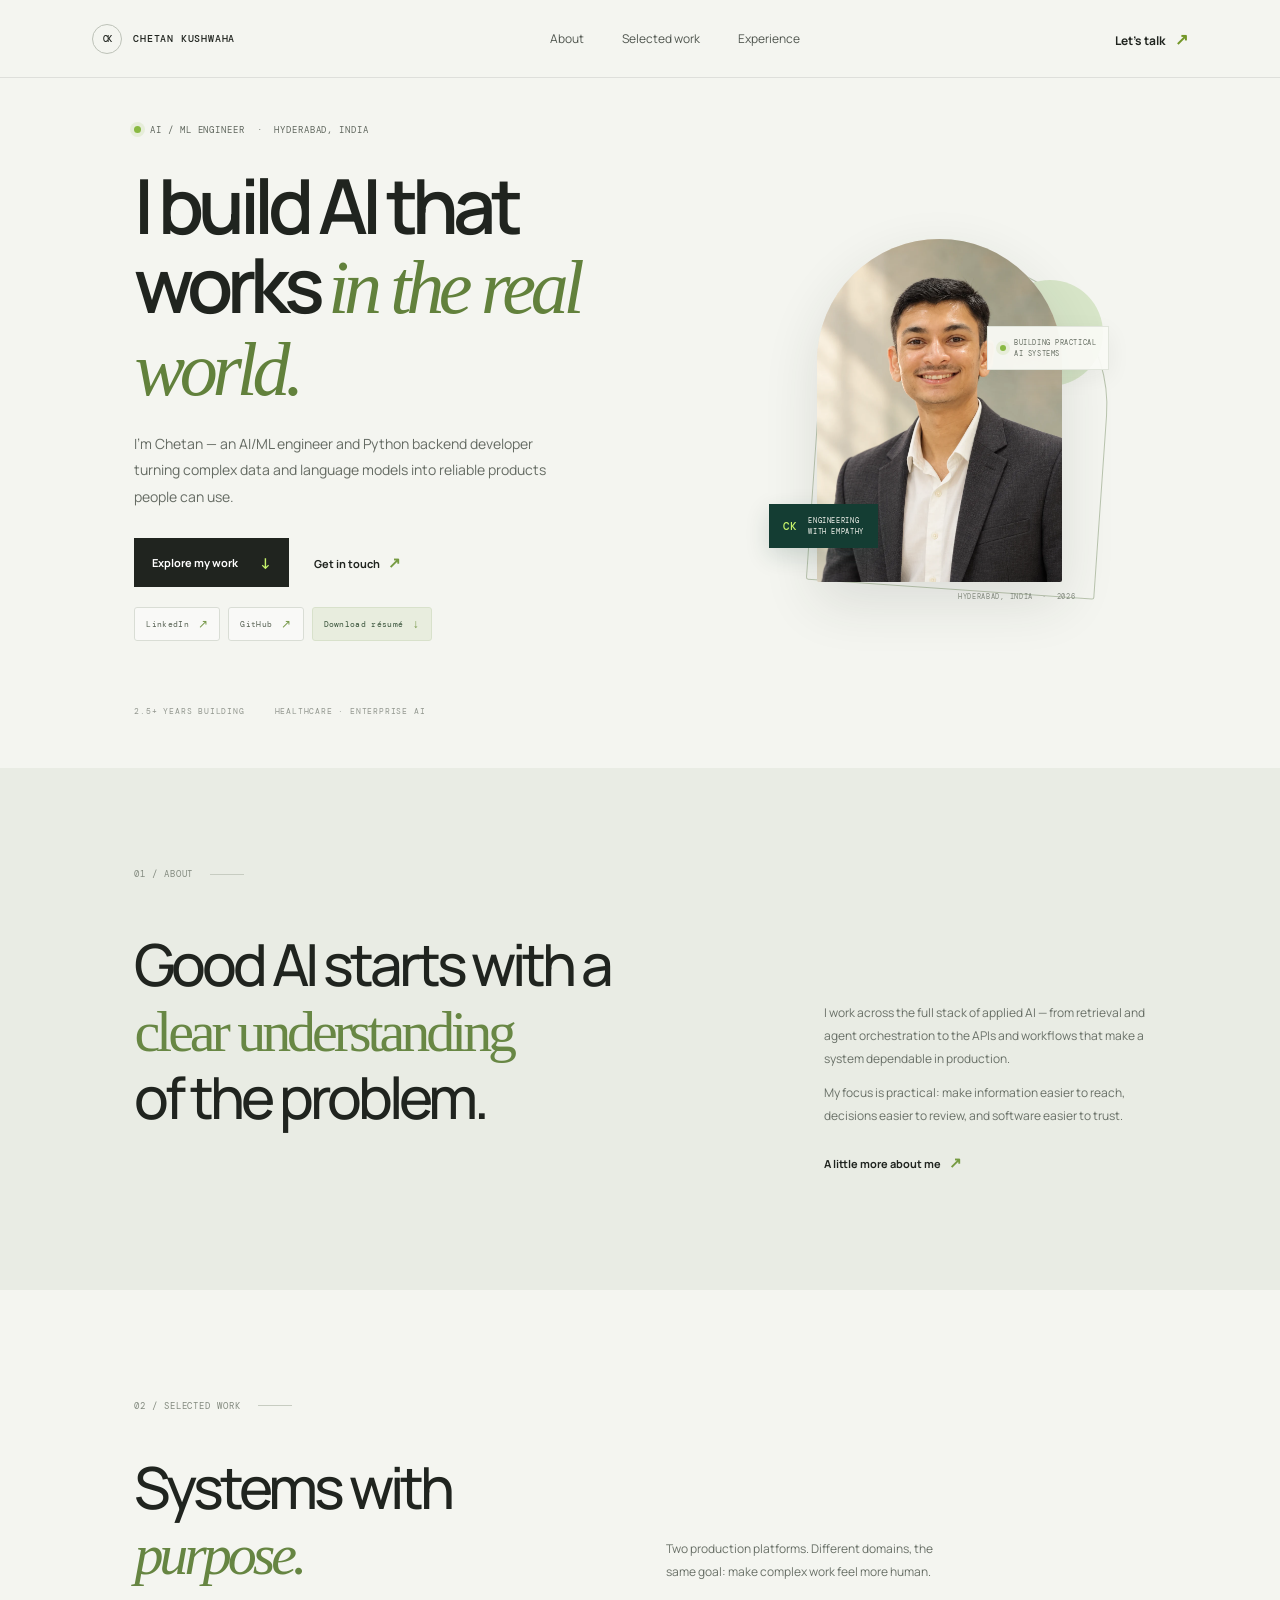
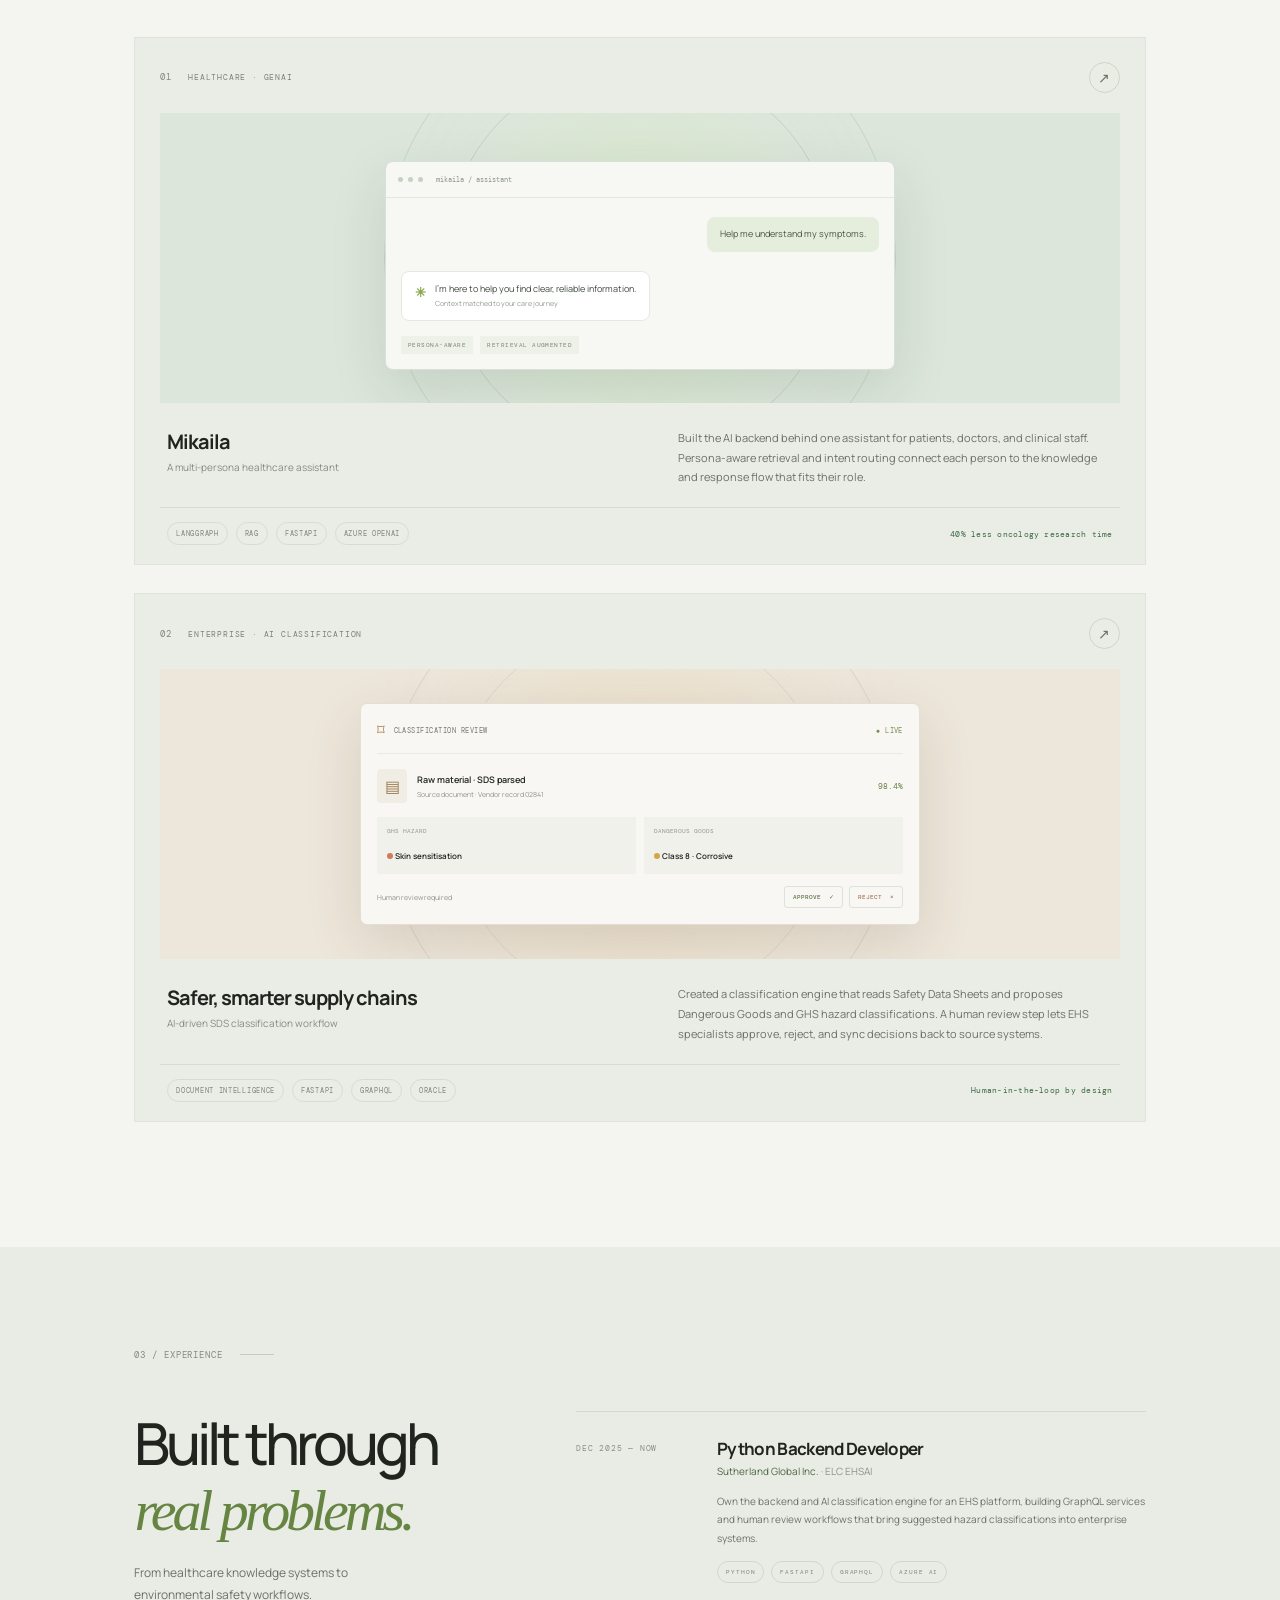
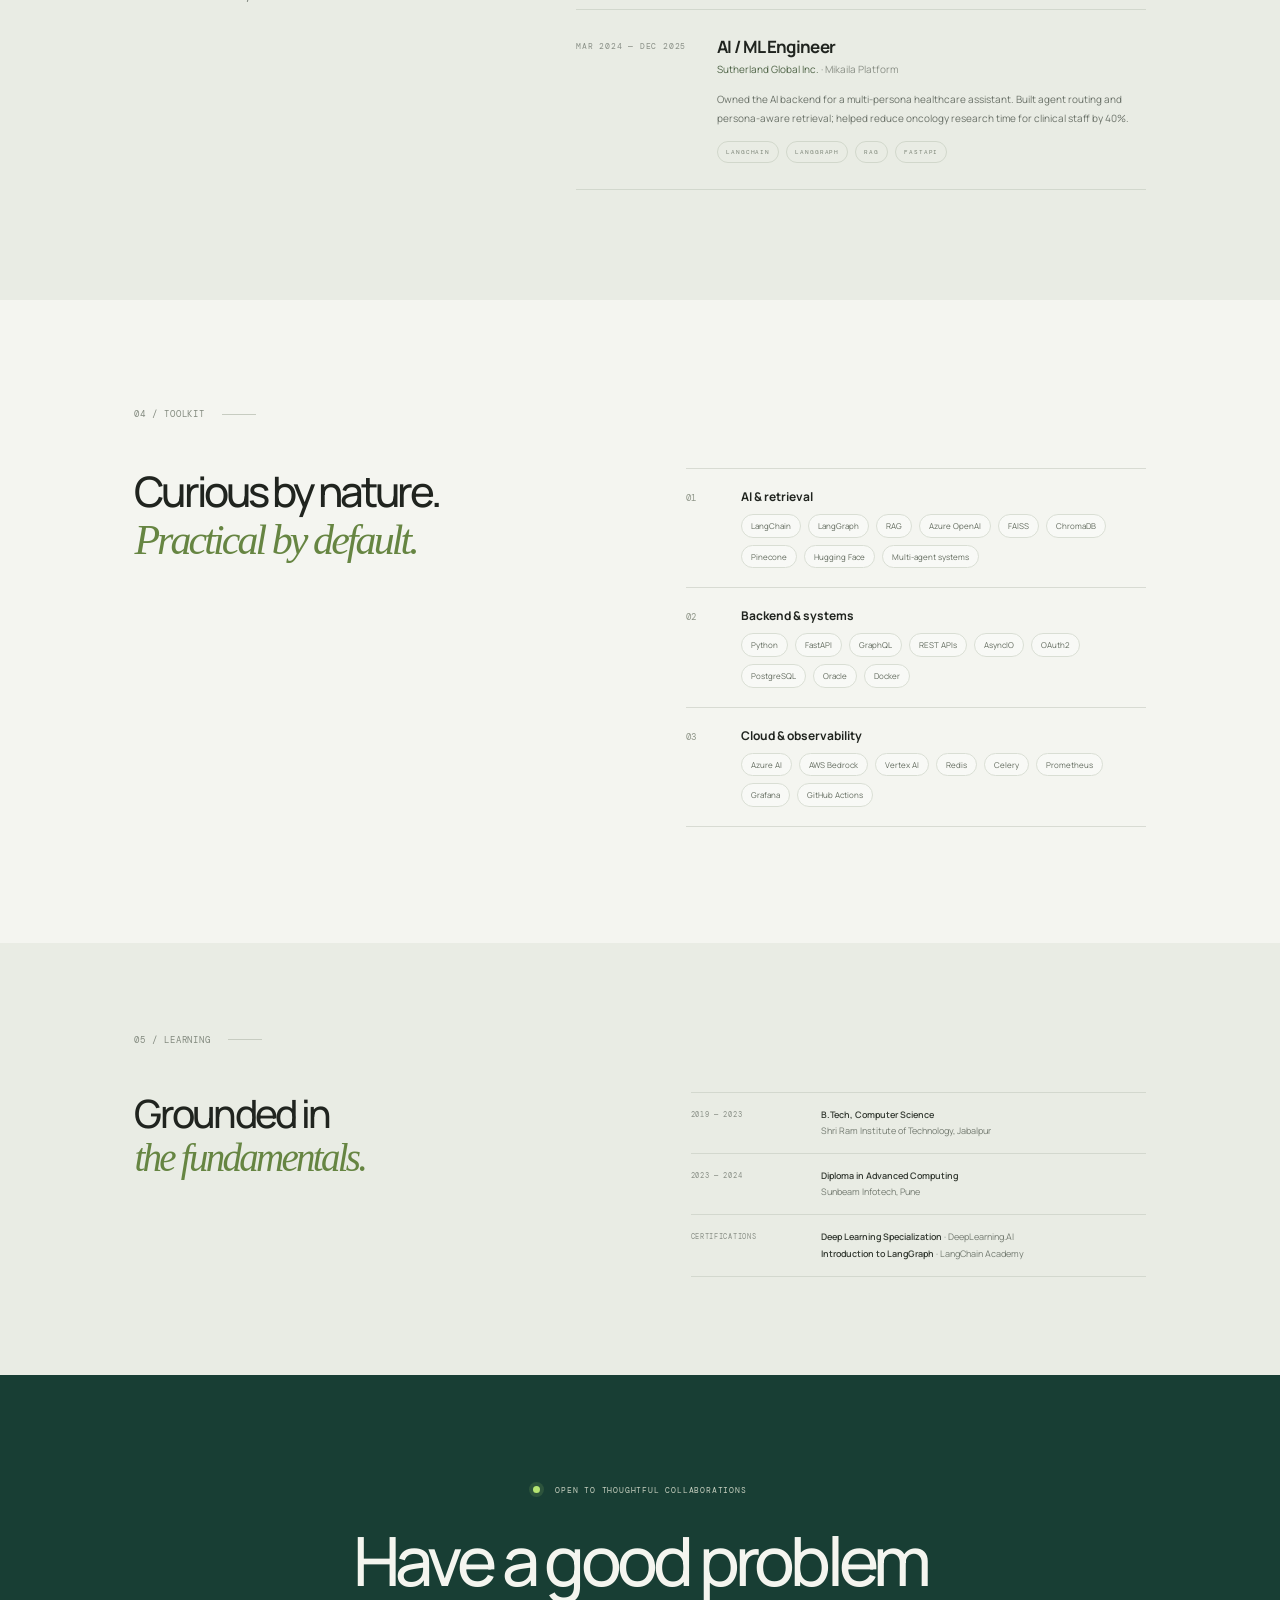
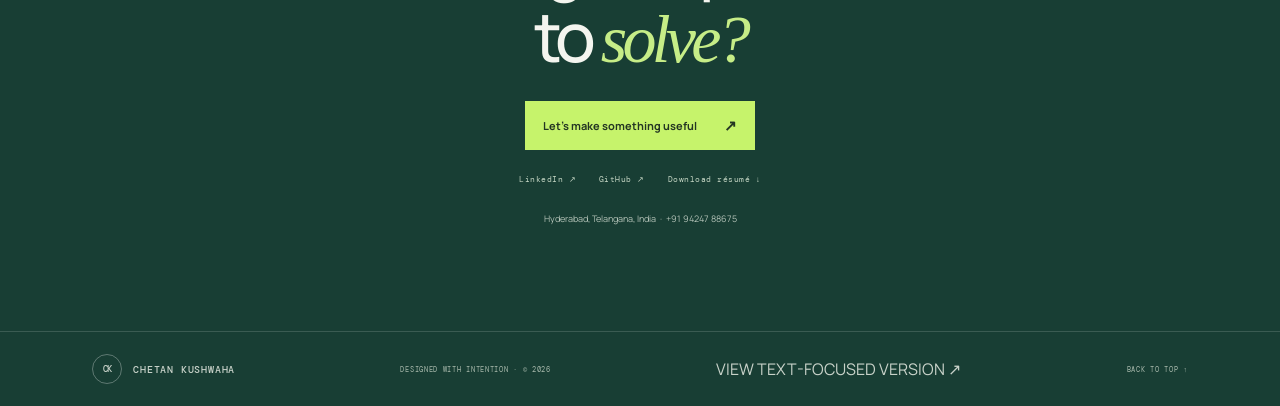
<file: index.html>
<!doctype html>
<html lang="en">
  <head>
    <meta charset="utf-8" />
    <meta name="viewport" content="width=device-width, initial-scale=1" />
    <meta name="theme-color" content="#f4f5f0" />
    <meta name="description" content="Chetan Kushwaha is an AI/ML engineer and Python backend developer building thoughtful, production-ready AI systems." />
    <title>Chetan Kushwaha — AI / ML Engineer</title>
    <link rel="preconnect" href="https://fonts.googleapis.com" />
    <link rel="preconnect" href="https://fonts.gstatic.com" crossorigin />
    <link href="https://fonts.googleapis.com/css2?family=DM+Mono:wght@400;500&family=Manrope:wght@400;500;600;700;800&display=swap" rel="stylesheet" />
    <link rel="stylesheet" href="styles.css?v=3" />
  </head>
  <body>
    <header class="topbar">
      <a class="wordmark" href="#home" aria-label="Chetan Kushwaha, home"><span class="wordmark-mark">CK</span><span>CHETAN KUSHWAHA</span></a>
      <nav class="nav-links" aria-label="Main navigation">
        <a href="#about">About</a><a href="#work">Selected work</a><a href="#experience">Experience</a>
      </nav>
      <a class="top-contact" href="mailto:ckushwaha536@gmail.com">Let’s talk <span aria-hidden="true">↗</span></a>
    </header>

    <main id="home">
      <section class="hero page-grid">
        <div class="hero-copy">
          <p class="eyebrow"><span class="status-dot"></span> AI / ML ENGINEER &nbsp;·&nbsp; HYDERABAD, INDIA</p>
          <h1>I build AI that<br />works <em>in the real world.</em></h1>
          <p class="hero-intro">I’m Chetan — an AI/ML engineer and Python backend developer turning complex data and language models into reliable products people can use.</p>
          <div class="hero-actions"><a class="button button-dark" href="#work">Explore my work <span aria-hidden="true">↓</span></a><a class="text-link" href="mailto:ckushwaha536@gmail.com">Get in touch <span aria-hidden="true">↗</span></a></div>
          <div class="hero-links" aria-label="Profiles and resume">
            <a href="https://linkedin.com/in/chetan-kushwaha-dev" target="_blank" rel="noopener noreferrer">LinkedIn <span aria-hidden="true">↗</span></a>
            <a href="https://github.com/D6-80758-ChetanKushwaha" target="_blank" rel="noopener noreferrer">GitHub <span aria-hidden="true">↗</span></a>
            <a class="resume-link" href="assets/chetan-kushwaha-resume.pdf" download>Download résumé <span aria-hidden="true">↓</span></a>
          </div>
          <div class="hero-meta"><span>2.5+ YEARS BUILDING</span><span>HEALTHCARE · ENTERPRISE AI</span></div>
        </div>
        <div class="hero-photo-wrap">
          <div class="portrait-frame"><img src="assets/chetan-kushwaha.webp" alt="Chetan Kushwaha, AI/ML engineer" fetchpriority="high" /></div>
          <div class="portrait-index"><span>CK</span><span>ENGINEERING<br />WITH EMPATHY</span></div>
          <div class="portrait-note"><span class="status-dot"></span><span>BUILDING PRACTICAL<br />AI SYSTEMS</span></div>
          <span class="portrait-caption">HYDERABAD, INDIA&nbsp; · &nbsp;2026</span>
        </div>
      </section>

      <section class="intro-band" id="about">
        <div class="section-label"><span>01 / ABOUT</span><span class="label-line"></span></div>
        <div class="intro-content"><h2>Good AI starts with a<br /><span>clear understanding</span><br />of the problem.</h2><div class="intro-detail"><p>I work across the full stack of applied AI — from retrieval and agent orchestration to the APIs and workflows that make a system dependable in production.</p><p>My focus is practical: make information easier to reach, decisions easier to review, and software easier to trust.</p><a class="text-link" href="mailto:ckushwaha536@gmail.com">A little more about me <span aria-hidden="true">↗</span></a></div></div>
      </section>

      <section class="work-section" id="work">
        <div class="section-heading"><div class="section-label"><span>02 / SELECTED WORK</span><span class="label-line"></span></div><h2>Systems with<br /><em>purpose.</em></h2><p>Two production platforms. Different domains, the same goal: make complex work feel more human.</p></div>
        <div class="project-list">
          <article class="project-card project-health">
            <div class="project-top"><span class="project-index">01</span><span class="project-category">HEALTHCARE · GENAI</span><span class="project-arrow" aria-hidden="true">↗</span></div>
            <div class="project-visual health-visual" aria-hidden="true"><div class="health-window"><div class="window-bar"><i></i><i></i><i></i><span>mikaila / assistant</span></div><div class="chat-line chat-user">Help me understand my symptoms.</div><div class="chat-line chat-ai"><b>✳</b><span>I’m here to help you find clear, reliable information.<br /><small>Context matched to your care journey</small></span></div><div class="visual-tags"><span>PERSONA-AWARE</span><span>RETRIEVAL AUGMENTED</span></div></div><div class="visual-glow"></div></div>
            <div class="project-body"><div><h3>Mikaila</h3><p class="project-subtitle">A multi-persona healthcare assistant</p></div><p class="project-description">Built the AI backend behind one assistant for patients, doctors, and clinical staff. Persona-aware retrieval and intent routing connect each person to the knowledge and response flow that fits their role.</p></div>
            <div class="project-footer"><span>LANGGRAPH</span><span>RAG</span><span>FASTAPI</span><span>AZURE OPENAI</span><span class="project-impact">40% less oncology research time</span></div>
          </article>
          <article class="project-card project-safety">
            <div class="project-top"><span class="project-index">02</span><span class="project-category">ENTERPRISE · AI CLASSIFICATION</span><span class="project-arrow" aria-hidden="true">↗</span></div>
            <div class="project-visual safety-visual" aria-hidden="true"><div class="safety-panel"><div class="panel-heading"><span class="shield">⌑</span><span>CLASSIFICATION REVIEW</span><span class="panel-live">● LIVE</span></div><div class="material-row"><span class="material-icon">▤</span><div><b>Raw material · SDS parsed</b><small>Source document · Vendor record 02841</small></div><span class="confidence">98.4%</span></div><div class="classifications"><div><small>GHS HAZARD</small><b><i class="hazard-dot"></i> Skin sensitisation</b></div><div><small>DANGEROUS GOODS</small><b><i class="dg-dot"></i> Class 8 · Corrosive</b></div></div><div class="review-actions"><span>Human review required</span><b>APPROVE&nbsp; ✓</b><b>REJECT&nbsp; ×</b></div></div><div class="safety-orb"></div></div>
            <div class="project-body"><div><h3>Safer, smarter supply chains</h3><p class="project-subtitle">AI-driven SDS classification workflow</p></div><p class="project-description">Created a classification engine that reads Safety Data Sheets and proposes Dangerous Goods and GHS hazard classifications. A human review step lets EHS specialists approve, reject, and sync decisions back to source systems.</p></div>
            <div class="project-footer"><span>DOCUMENT INTELLIGENCE</span><span>FASTAPI</span><span>GRAPHQL</span><span>ORACLE</span><span class="project-impact">Human-in-the-loop by design</span></div>
          </article>
        </div>
      </section>

      <section class="experience-section" id="experience">
        <div class="section-label"><span>03 / EXPERIENCE</span><span class="label-line"></span></div>
        <div class="experience-layout"><div class="experience-heading"><h2>Built through<br /><em>real problems.</em></h2><p>From healthcare knowledge systems to environmental safety workflows.</p></div><div class="timeline">
          <article class="role"><div class="role-date">DEC 2025 — NOW</div><div class="role-content"><h3>Python Backend Developer</h3><p class="role-company">Sutherland Global Inc. <span>· ELC EHSAI</span></p><p>Own the backend and AI classification engine for an EHS platform, building GraphQL services and human review workflows that bring suggested hazard classifications into enterprise systems.</p><div class="role-tags"><span>PYTHON</span><span>FASTAPI</span><span>GRAPHQL</span><span>AZURE AI</span></div></div></article>
          <article class="role"><div class="role-date">MAR 2024 — DEC 2025</div><div class="role-content"><h3>AI / ML Engineer</h3><p class="role-company">Sutherland Global Inc. <span>· Mikaila Platform</span></p><p>Owned the AI backend for a multi-persona healthcare assistant. Built agent routing and persona-aware retrieval; helped reduce oncology research time for clinical staff by 40%.</p><div class="role-tags"><span>LANGCHAIN</span><span>LANGGRAPH</span><span>RAG</span><span>FASTAPI</span></div></div></article>
        </div></div>
      </section>

      <section class="toolkit-section"><div class="section-label"><span>04 / TOOLKIT</span><span class="label-line"></span></div><div class="toolkit-layout"><h2>Curious by nature.<br /><em>Practical by default.</em></h2><div class="toolkit-groups">
        <div class="toolkit-group"><span class="toolkit-number">01</span><div><h3>AI & retrieval</h3><div class="skill-chips"><span>LangChain</span><span>LangGraph</span><span>RAG</span><span>Azure OpenAI</span><span>FAISS</span><span>ChromaDB</span><span>Pinecone</span><span>Hugging Face</span><span>Multi-agent systems</span></div></div></div>
        <div class="toolkit-group"><span class="toolkit-number">02</span><div><h3>Backend & systems</h3><div class="skill-chips"><span>Python</span><span>FastAPI</span><span>GraphQL</span><span>REST APIs</span><span>AsyncIO</span><span>OAuth2</span><span>PostgreSQL</span><span>Oracle</span><span>Docker</span></div></div></div>
        <div class="toolkit-group"><span class="toolkit-number">03</span><div><h3>Cloud & observability</h3><div class="skill-chips"><span>Azure AI</span><span>AWS Bedrock</span><span>Vertex AI</span><span>Redis</span><span>Celery</span><span>Prometheus</span><span>Grafana</span><span>GitHub Actions</span></div></div></div>
      </div></div></section>

      <section class="education-section"><div class="section-label"><span>05 / LEARNING</span><span class="label-line"></span></div><div class="education-grid"><h2>Grounded in<br /><em>the fundamentals.</em></h2><div class="education-items"><div><span>2019 — 2023</span><p><b>B.Tech, Computer Science</b><br />Shri Ram Institute of Technology, Jabalpur</p></div><div><span>2023 — 2024</span><p><b>Diploma in Advanced Computing</b><br />Sunbeam Infotech, Pune</p></div><div><span>CERTIFICATIONS</span><p><b>Deep Learning Specialization</b> · DeepLearning.AI<br /><b>Introduction to LangGraph</b> · LangChain Academy</p></div></div></div></section>

      <section class="contact-section"><div class="contact-kicker"><span class="status-dot"></span> OPEN TO THOUGHTFUL COLLABORATIONS</div><h2>Have a good problem<br />to <em>solve?</em></h2><a class="contact-cta" href="mailto:ckushwaha536@gmail.com">Let’s make something useful <span aria-hidden="true">↗</span></a><div class="contact-links"><a href="https://linkedin.com/in/chetan-kushwaha-dev" target="_blank" rel="noopener noreferrer">LinkedIn ↗</a><a href="https://github.com/D6-80758-ChetanKushwaha" target="_blank" rel="noopener noreferrer">GitHub ↗</a><a href="assets/chetan-kushwaha-resume.pdf" download>Download résumé ↓</a></div><p>Hyderabad, Telangana, India &nbsp;·&nbsp; +91 94247 88675</p></section>
    </main>
    <footer><a class="wordmark" href="#home"><span class="wordmark-mark">CK</span><span>CHETAN KUSHWAHA</span></a><span>DESIGNED WITH INTENTION · © <span id="year">2026</span></span><a href="without-photo/">VIEW TEXT-FOCUSED VERSION ↗</a><a href="#home">BACK TO TOP ↑</a></footer>
    <script src="script.js"></script>
  </body>
</html>
</file>
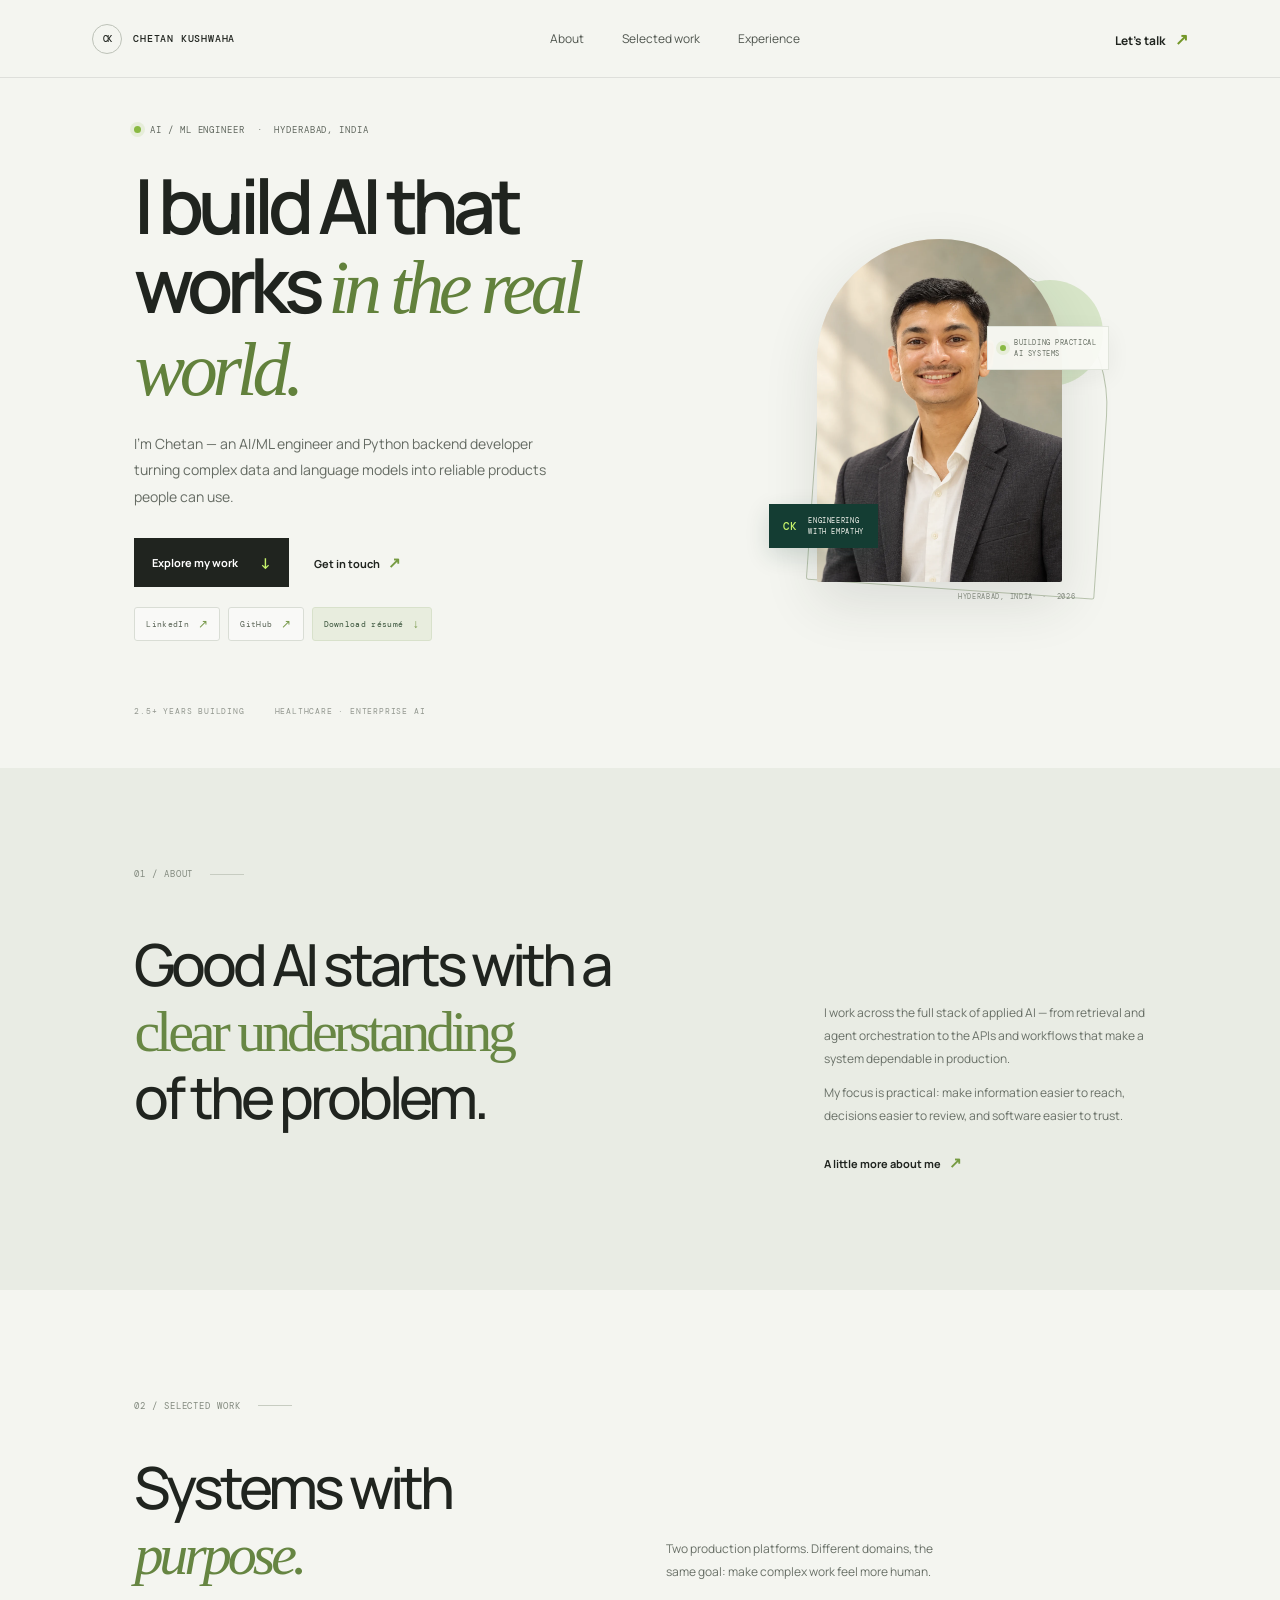
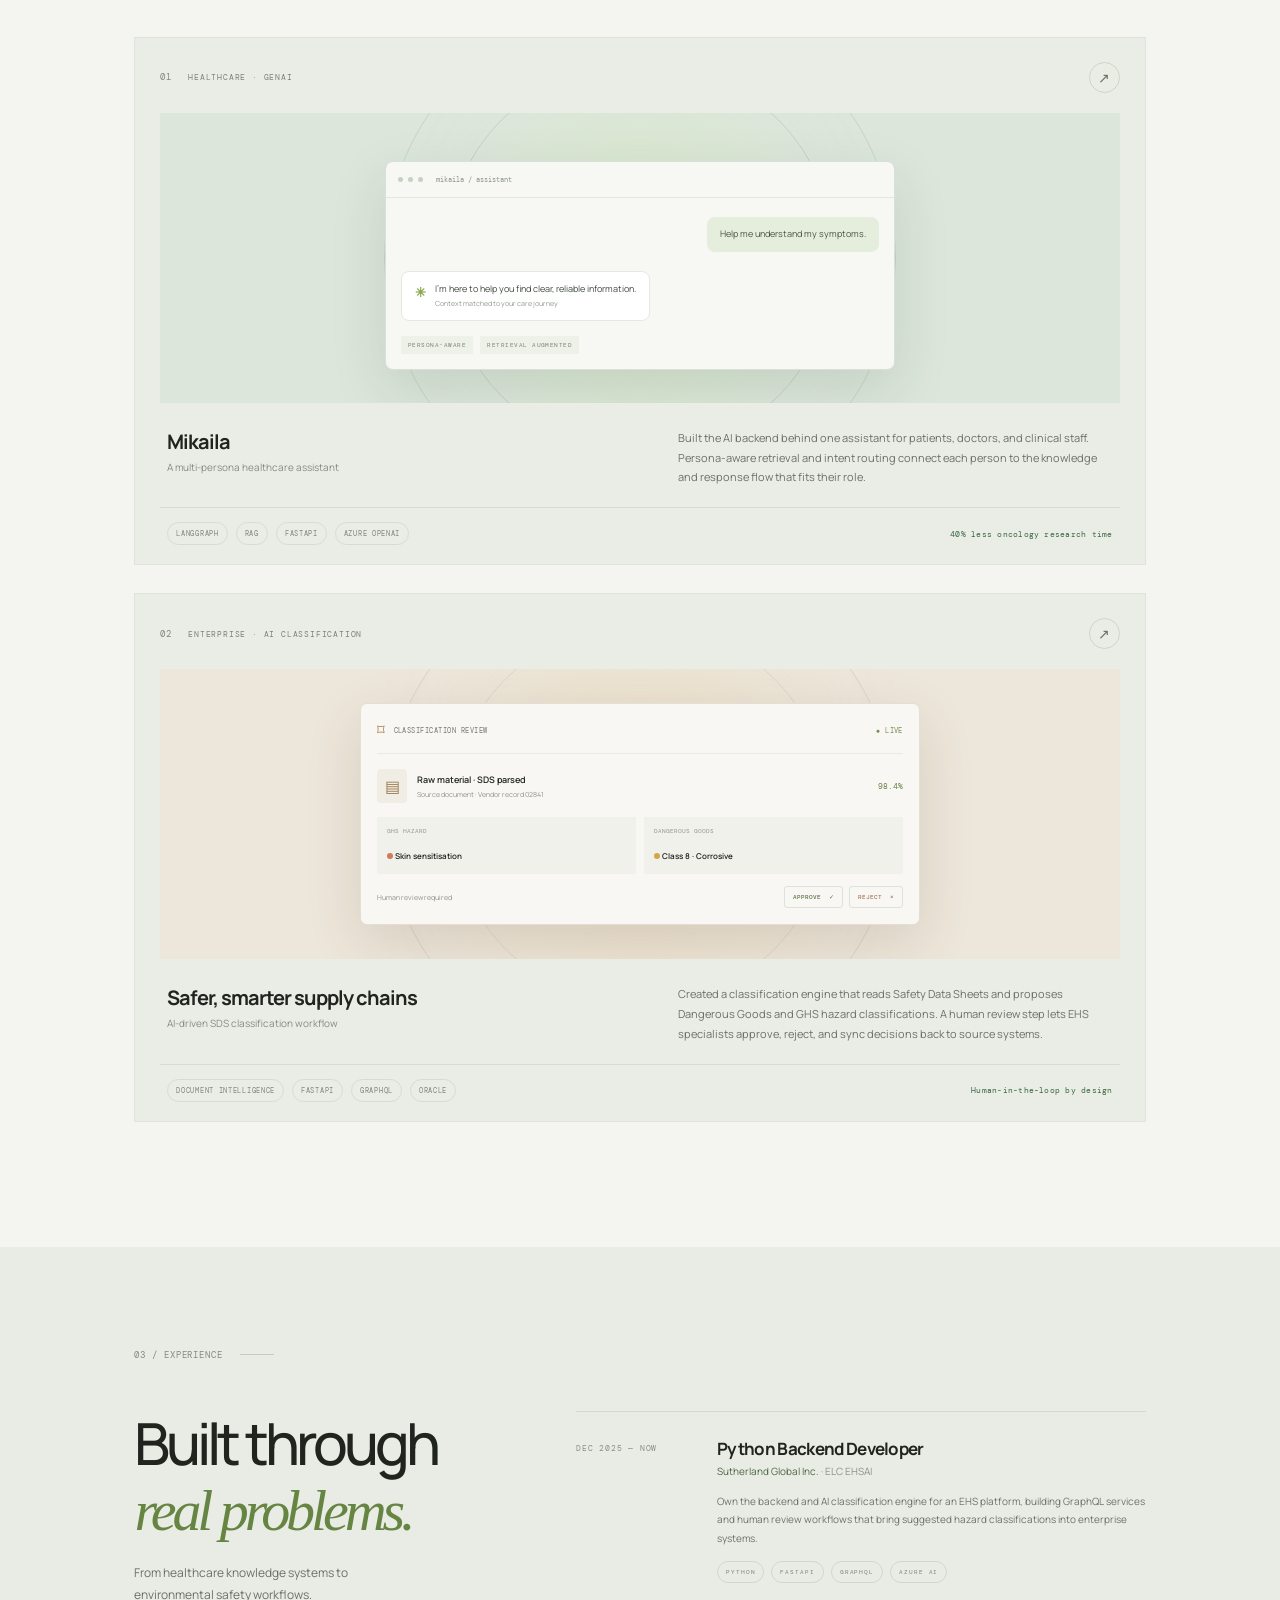
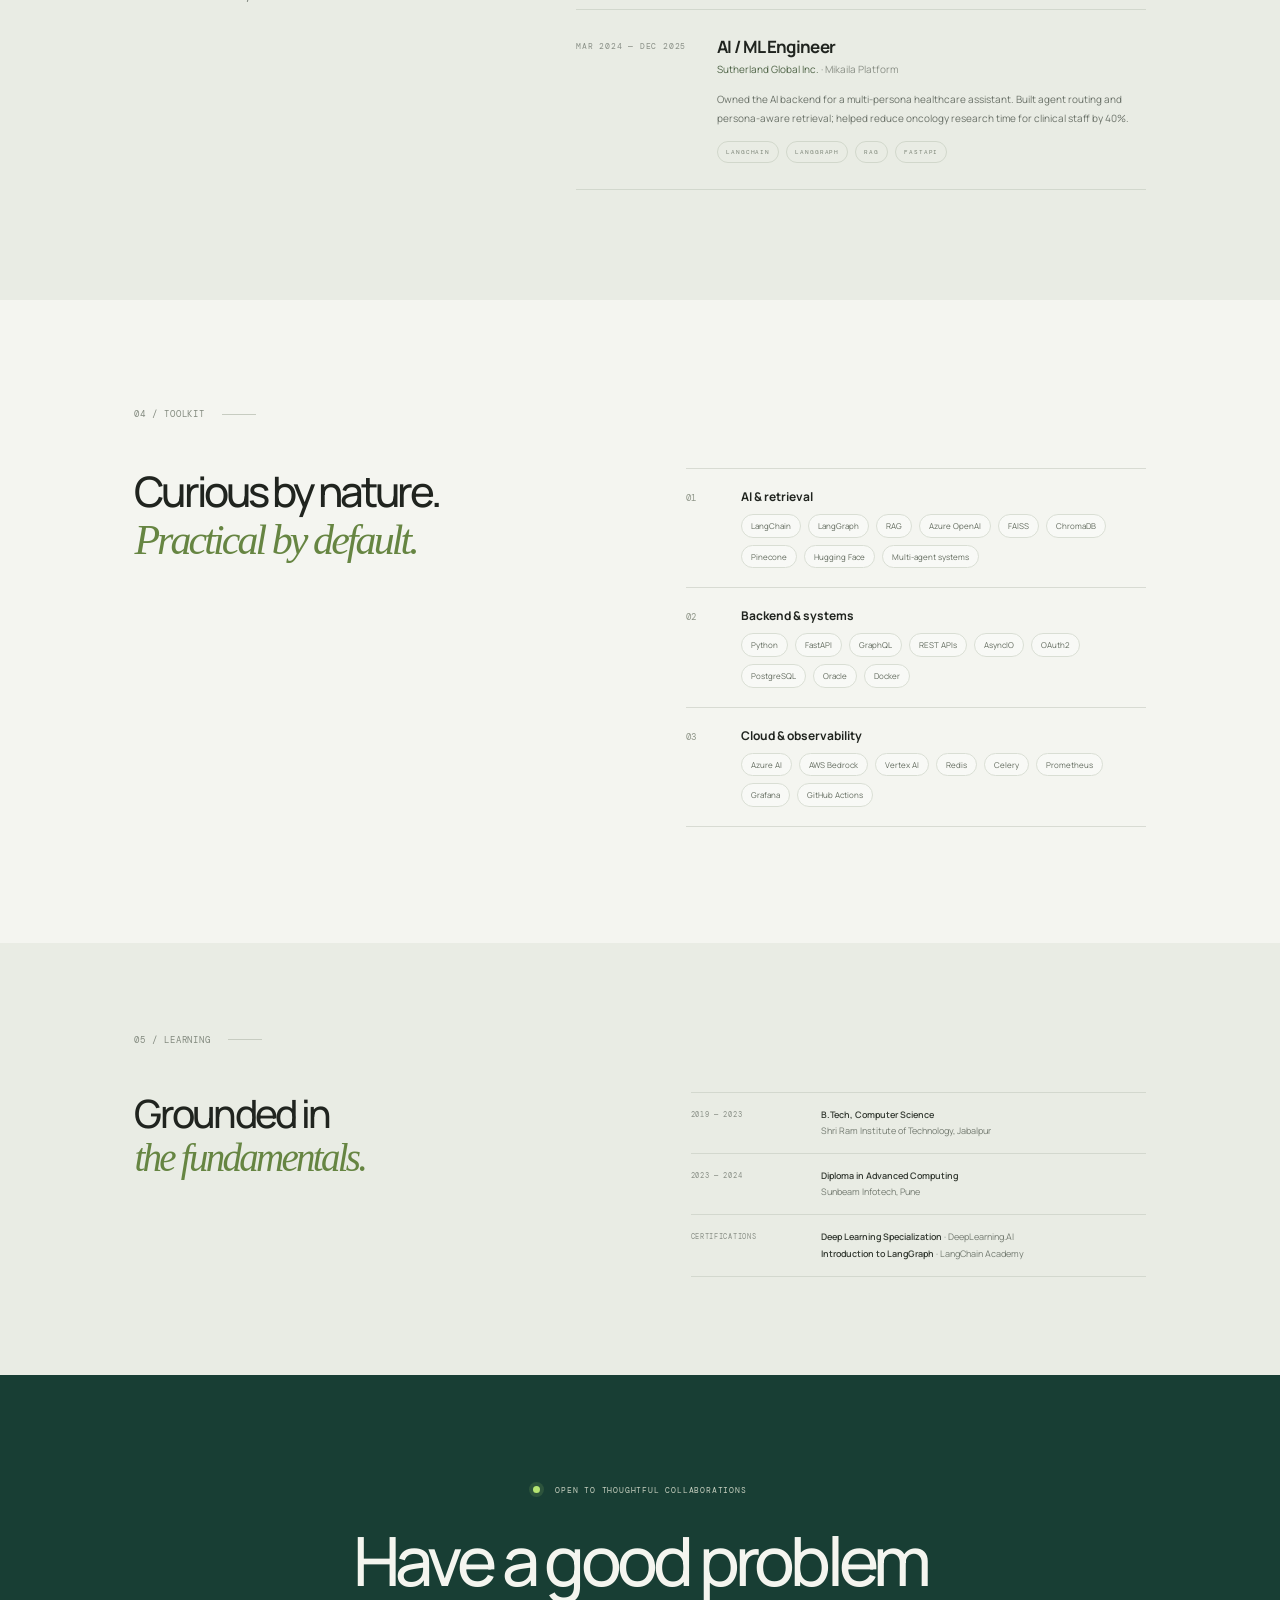
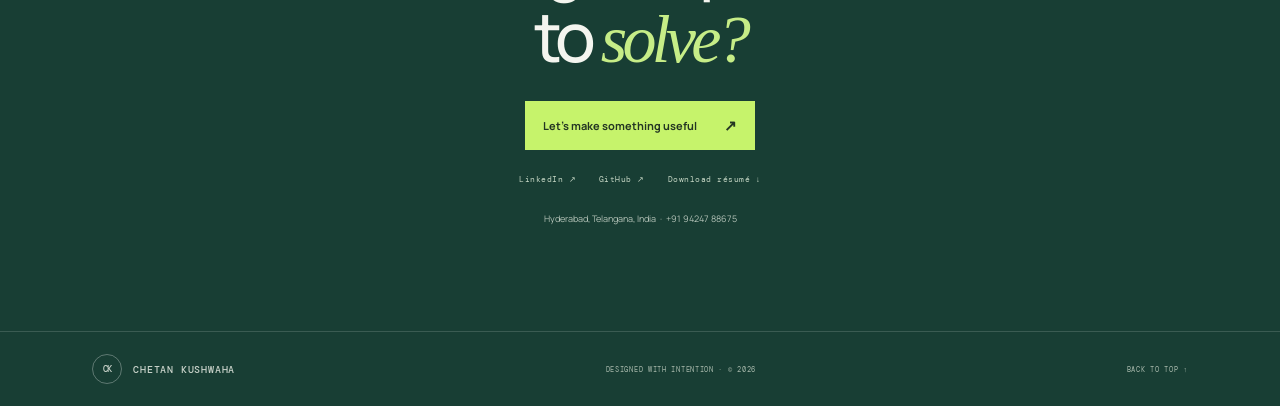
<file: with-photo/index.html>
<!doctype html>
<html lang="en">
  <head>
    <meta charset="utf-8" />
    <meta name="viewport" content="width=device-width, initial-scale=1" />
    <meta name="theme-color" content="#f4f5f0" />
    <meta name="description" content="Chetan Kushwaha is an AI/ML engineer and Python backend developer building thoughtful, production-ready AI systems." />
    <title>Chetan Kushwaha — AI / ML Engineer</title>
    <link rel="preconnect" href="https://fonts.googleapis.com" />
    <link rel="preconnect" href="https://fonts.gstatic.com" crossorigin />
    <link href="https://fonts.googleapis.com/css2?family=DM+Mono:wght@400;500&family=Manrope:wght@400;500;600;700;800&display=swap" rel="stylesheet" />
    <link rel="stylesheet" href="styles.css?v=3" />
  </head>
  <body>
    <header class="topbar">
      <a class="wordmark" href="#home" aria-label="Chetan Kushwaha, home"><span class="wordmark-mark">CK</span><span>CHETAN KUSHWAHA</span></a>
      <nav class="nav-links" aria-label="Main navigation">
        <a href="#about">About</a><a href="#work">Selected work</a><a href="#experience">Experience</a>
      </nav>
      <a class="top-contact" href="mailto:ckushwaha536@gmail.com">Let’s talk <span aria-hidden="true">↗</span></a>
    </header>

    <main id="home">
      <section class="hero page-grid">
        <div class="hero-copy">
          <p class="eyebrow"><span class="status-dot"></span> AI / ML ENGINEER &nbsp;·&nbsp; HYDERABAD, INDIA</p>
          <h1>I build AI that<br />works <em>in the real world.</em></h1>
          <p class="hero-intro">I’m Chetan — an AI/ML engineer and Python backend developer turning complex data and language models into reliable products people can use.</p>
          <div class="hero-actions"><a class="button button-dark" href="#work">Explore my work <span aria-hidden="true">↓</span></a><a class="text-link" href="mailto:ckushwaha536@gmail.com">Get in touch <span aria-hidden="true">↗</span></a></div>
          <div class="hero-links" aria-label="Profiles and resume">
            <a href="https://linkedin.com/in/chetan-kushwaha-dev" target="_blank" rel="noopener noreferrer">LinkedIn <span aria-hidden="true">↗</span></a>
            <a href="https://github.com/D6-80758-ChetanKushwaha" target="_blank" rel="noopener noreferrer">GitHub <span aria-hidden="true">↗</span></a>
            <a class="resume-link" href="../assets/chetan-kushwaha-resume.pdf" download>Download résumé <span aria-hidden="true">↓</span></a>
          </div>
          <div class="hero-meta"><span>2.5+ YEARS BUILDING</span><span>HEALTHCARE · ENTERPRISE AI</span></div>
        </div>
        <div class="hero-photo-wrap">
          <div class="portrait-frame"><img src="assets/chetan-kushwaha.webp" alt="Chetan Kushwaha, AI/ML engineer" fetchpriority="high" /></div>
          <div class="portrait-index"><span>CK</span><span>ENGINEERING<br />WITH EMPATHY</span></div>
          <div class="portrait-note"><span class="status-dot"></span><span>BUILDING PRACTICAL<br />AI SYSTEMS</span></div>
          <span class="portrait-caption">HYDERABAD, INDIA&nbsp; · &nbsp;2026</span>
        </div>
      </section>

      <section class="intro-band" id="about">
        <div class="section-label"><span>01 / ABOUT</span><span class="label-line"></span></div>
        <div class="intro-content"><h2>Good AI starts with a<br /><span>clear understanding</span><br />of the problem.</h2><div class="intro-detail"><p>I work across the full stack of applied AI — from retrieval and agent orchestration to the APIs and workflows that make a system dependable in production.</p><p>My focus is practical: make information easier to reach, decisions easier to review, and software easier to trust.</p><a class="text-link" href="mailto:ckushwaha536@gmail.com">A little more about me <span aria-hidden="true">↗</span></a></div></div>
      </section>

      <section class="work-section" id="work">
        <div class="section-heading"><div class="section-label"><span>02 / SELECTED WORK</span><span class="label-line"></span></div><h2>Systems with<br /><em>purpose.</em></h2><p>Two production platforms. Different domains, the same goal: make complex work feel more human.</p></div>
        <div class="project-list">
          <article class="project-card project-health">
            <div class="project-top"><span class="project-index">01</span><span class="project-category">HEALTHCARE · GENAI</span><span class="project-arrow" aria-hidden="true">↗</span></div>
            <div class="project-visual health-visual" aria-hidden="true"><div class="health-window"><div class="window-bar"><i></i><i></i><i></i><span>mikaila / assistant</span></div><div class="chat-line chat-user">Help me understand my symptoms.</div><div class="chat-line chat-ai"><b>✳</b><span>I’m here to help you find clear, reliable information.<br /><small>Context matched to your care journey</small></span></div><div class="visual-tags"><span>PERSONA-AWARE</span><span>RETRIEVAL AUGMENTED</span></div></div><div class="visual-glow"></div></div>
            <div class="project-body"><div><h3>Mikaila</h3><p class="project-subtitle">A multi-persona healthcare assistant</p></div><p class="project-description">Built the AI backend behind one assistant for patients, doctors, and clinical staff. Persona-aware retrieval and intent routing connect each person to the knowledge and response flow that fits their role.</p></div>
            <div class="project-footer"><span>LANGGRAPH</span><span>RAG</span><span>FASTAPI</span><span>AZURE OPENAI</span><span class="project-impact">40% less oncology research time</span></div>
          </article>
          <article class="project-card project-safety">
            <div class="project-top"><span class="project-index">02</span><span class="project-category">ENTERPRISE · AI CLASSIFICATION</span><span class="project-arrow" aria-hidden="true">↗</span></div>
            <div class="project-visual safety-visual" aria-hidden="true"><div class="safety-panel"><div class="panel-heading"><span class="shield">⌑</span><span>CLASSIFICATION REVIEW</span><span class="panel-live">● LIVE</span></div><div class="material-row"><span class="material-icon">▤</span><div><b>Raw material · SDS parsed</b><small>Source document · Vendor record 02841</small></div><span class="confidence">98.4%</span></div><div class="classifications"><div><small>GHS HAZARD</small><b><i class="hazard-dot"></i> Skin sensitisation</b></div><div><small>DANGEROUS GOODS</small><b><i class="dg-dot"></i> Class 8 · Corrosive</b></div></div><div class="review-actions"><span>Human review required</span><b>APPROVE&nbsp; ✓</b><b>REJECT&nbsp; ×</b></div></div><div class="safety-orb"></div></div>
            <div class="project-body"><div><h3>Safer, smarter supply chains</h3><p class="project-subtitle">AI-driven SDS classification workflow</p></div><p class="project-description">Created a classification engine that reads Safety Data Sheets and proposes Dangerous Goods and GHS hazard classifications. A human review step lets EHS specialists approve, reject, and sync decisions back to source systems.</p></div>
            <div class="project-footer"><span>DOCUMENT INTELLIGENCE</span><span>FASTAPI</span><span>GRAPHQL</span><span>ORACLE</span><span class="project-impact">Human-in-the-loop by design</span></div>
          </article>
        </div>
      </section>

      <section class="experience-section" id="experience">
        <div class="section-label"><span>03 / EXPERIENCE</span><span class="label-line"></span></div>
        <div class="experience-layout"><div class="experience-heading"><h2>Built through<br /><em>real problems.</em></h2><p>From healthcare knowledge systems to environmental safety workflows.</p></div><div class="timeline">
          <article class="role"><div class="role-date">DEC 2025 — NOW</div><div class="role-content"><h3>Python Backend Developer</h3><p class="role-company">Sutherland Global Inc. <span>· ELC EHSAI</span></p><p>Own the backend and AI classification engine for an EHS platform, building GraphQL services and human review workflows that bring suggested hazard classifications into enterprise systems.</p><div class="role-tags"><span>PYTHON</span><span>FASTAPI</span><span>GRAPHQL</span><span>AZURE AI</span></div></div></article>
          <article class="role"><div class="role-date">MAR 2024 — DEC 2025</div><div class="role-content"><h3>AI / ML Engineer</h3><p class="role-company">Sutherland Global Inc. <span>· Mikaila Platform</span></p><p>Owned the AI backend for a multi-persona healthcare assistant. Built agent routing and persona-aware retrieval; helped reduce oncology research time for clinical staff by 40%.</p><div class="role-tags"><span>LANGCHAIN</span><span>LANGGRAPH</span><span>RAG</span><span>FASTAPI</span></div></div></article>
        </div></div>
      </section>

      <section class="toolkit-section"><div class="section-label"><span>04 / TOOLKIT</span><span class="label-line"></span></div><div class="toolkit-layout"><h2>Curious by nature.<br /><em>Practical by default.</em></h2><div class="toolkit-groups">
        <div class="toolkit-group"><span class="toolkit-number">01</span><div><h3>AI & retrieval</h3><div class="skill-chips"><span>LangChain</span><span>LangGraph</span><span>RAG</span><span>Azure OpenAI</span><span>FAISS</span><span>ChromaDB</span><span>Pinecone</span><span>Hugging Face</span><span>Multi-agent systems</span></div></div></div>
        <div class="toolkit-group"><span class="toolkit-number">02</span><div><h3>Backend & systems</h3><div class="skill-chips"><span>Python</span><span>FastAPI</span><span>GraphQL</span><span>REST APIs</span><span>AsyncIO</span><span>OAuth2</span><span>PostgreSQL</span><span>Oracle</span><span>Docker</span></div></div></div>
        <div class="toolkit-group"><span class="toolkit-number">03</span><div><h3>Cloud & observability</h3><div class="skill-chips"><span>Azure AI</span><span>AWS Bedrock</span><span>Vertex AI</span><span>Redis</span><span>Celery</span><span>Prometheus</span><span>Grafana</span><span>GitHub Actions</span></div></div></div>
      </div></div></section>

      <section class="education-section"><div class="section-label"><span>05 / LEARNING</span><span class="label-line"></span></div><div class="education-grid"><h2>Grounded in<br /><em>the fundamentals.</em></h2><div class="education-items"><div><span>2019 — 2023</span><p><b>B.Tech, Computer Science</b><br />Shri Ram Institute of Technology, Jabalpur</p></div><div><span>2023 — 2024</span><p><b>Diploma in Advanced Computing</b><br />Sunbeam Infotech, Pune</p></div><div><span>CERTIFICATIONS</span><p><b>Deep Learning Specialization</b> · DeepLearning.AI<br /><b>Introduction to LangGraph</b> · LangChain Academy</p></div></div></div></section>

      <section class="contact-section"><div class="contact-kicker"><span class="status-dot"></span> OPEN TO THOUGHTFUL COLLABORATIONS</div><h2>Have a good problem<br />to <em>solve?</em></h2><a class="contact-cta" href="mailto:ckushwaha536@gmail.com">Let’s make something useful <span aria-hidden="true">↗</span></a><div class="contact-links"><a href="https://linkedin.com/in/chetan-kushwaha-dev" target="_blank" rel="noopener noreferrer">LinkedIn ↗</a><a href="https://github.com/D6-80758-ChetanKushwaha" target="_blank" rel="noopener noreferrer">GitHub ↗</a><a href="../assets/chetan-kushwaha-resume.pdf" download>Download résumé ↓</a></div><p>Hyderabad, Telangana, India &nbsp;·&nbsp; +91 94247 88675</p></section>
    </main>
    <footer><a class="wordmark" href="#home"><span class="wordmark-mark">CK</span><span>CHETAN KUSHWAHA</span></a><span>DESIGNED WITH INTENTION · © <span id="year">2026</span></span><a href="#home">BACK TO TOP ↑</a></footer>
    <script src="script.js"></script>
  </body>
</html>
</file>
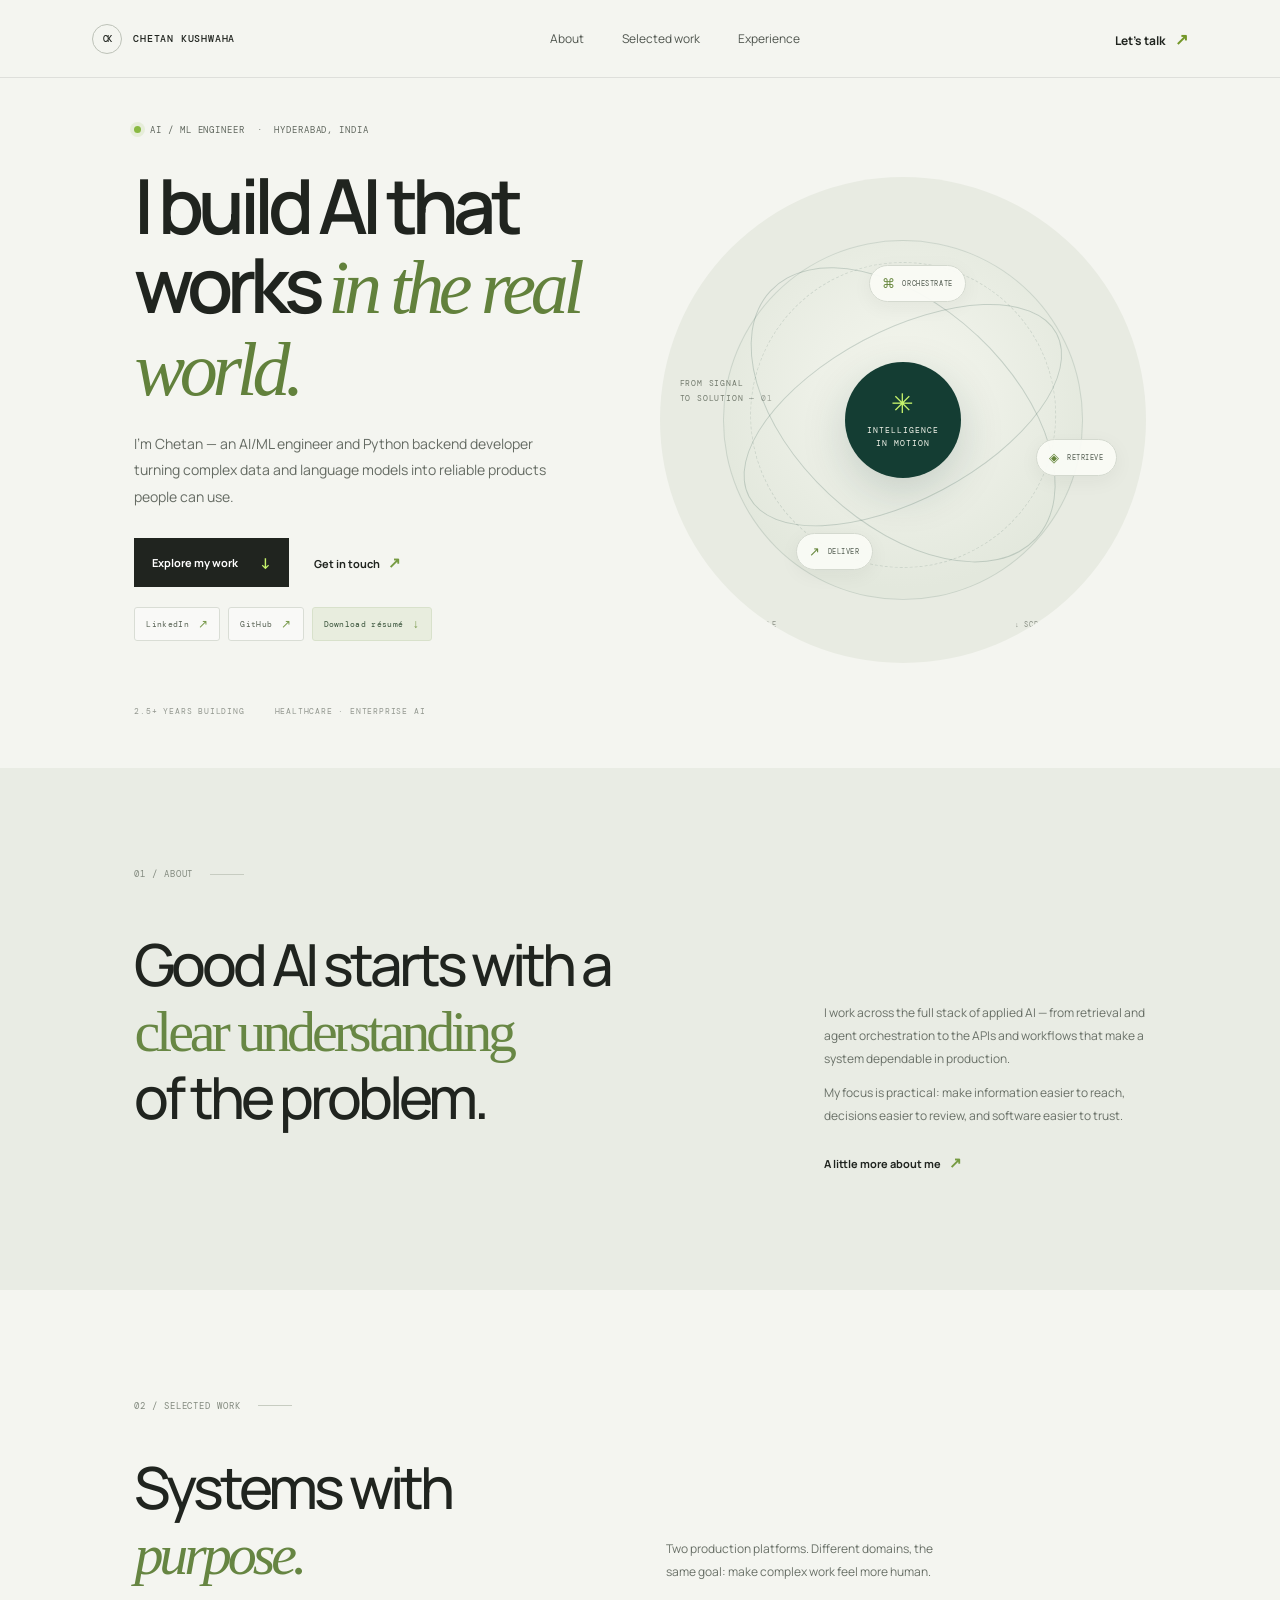
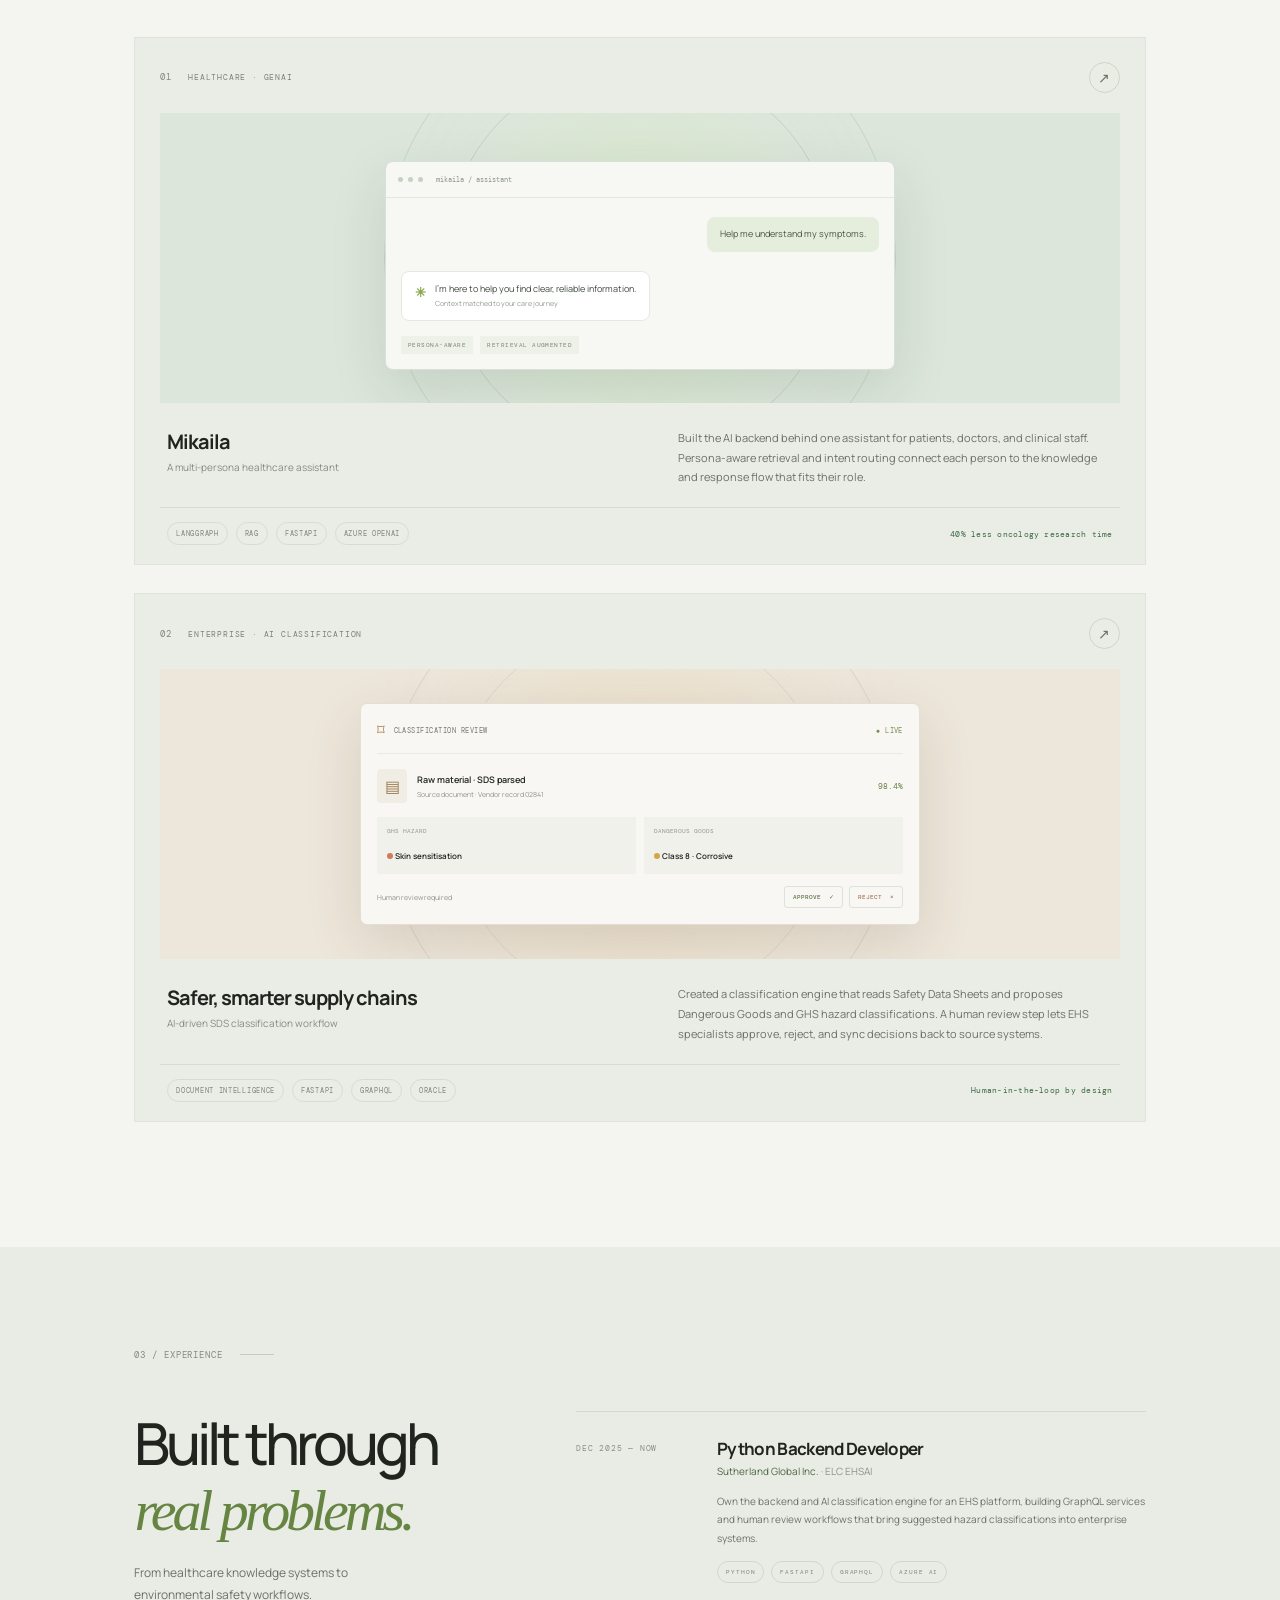
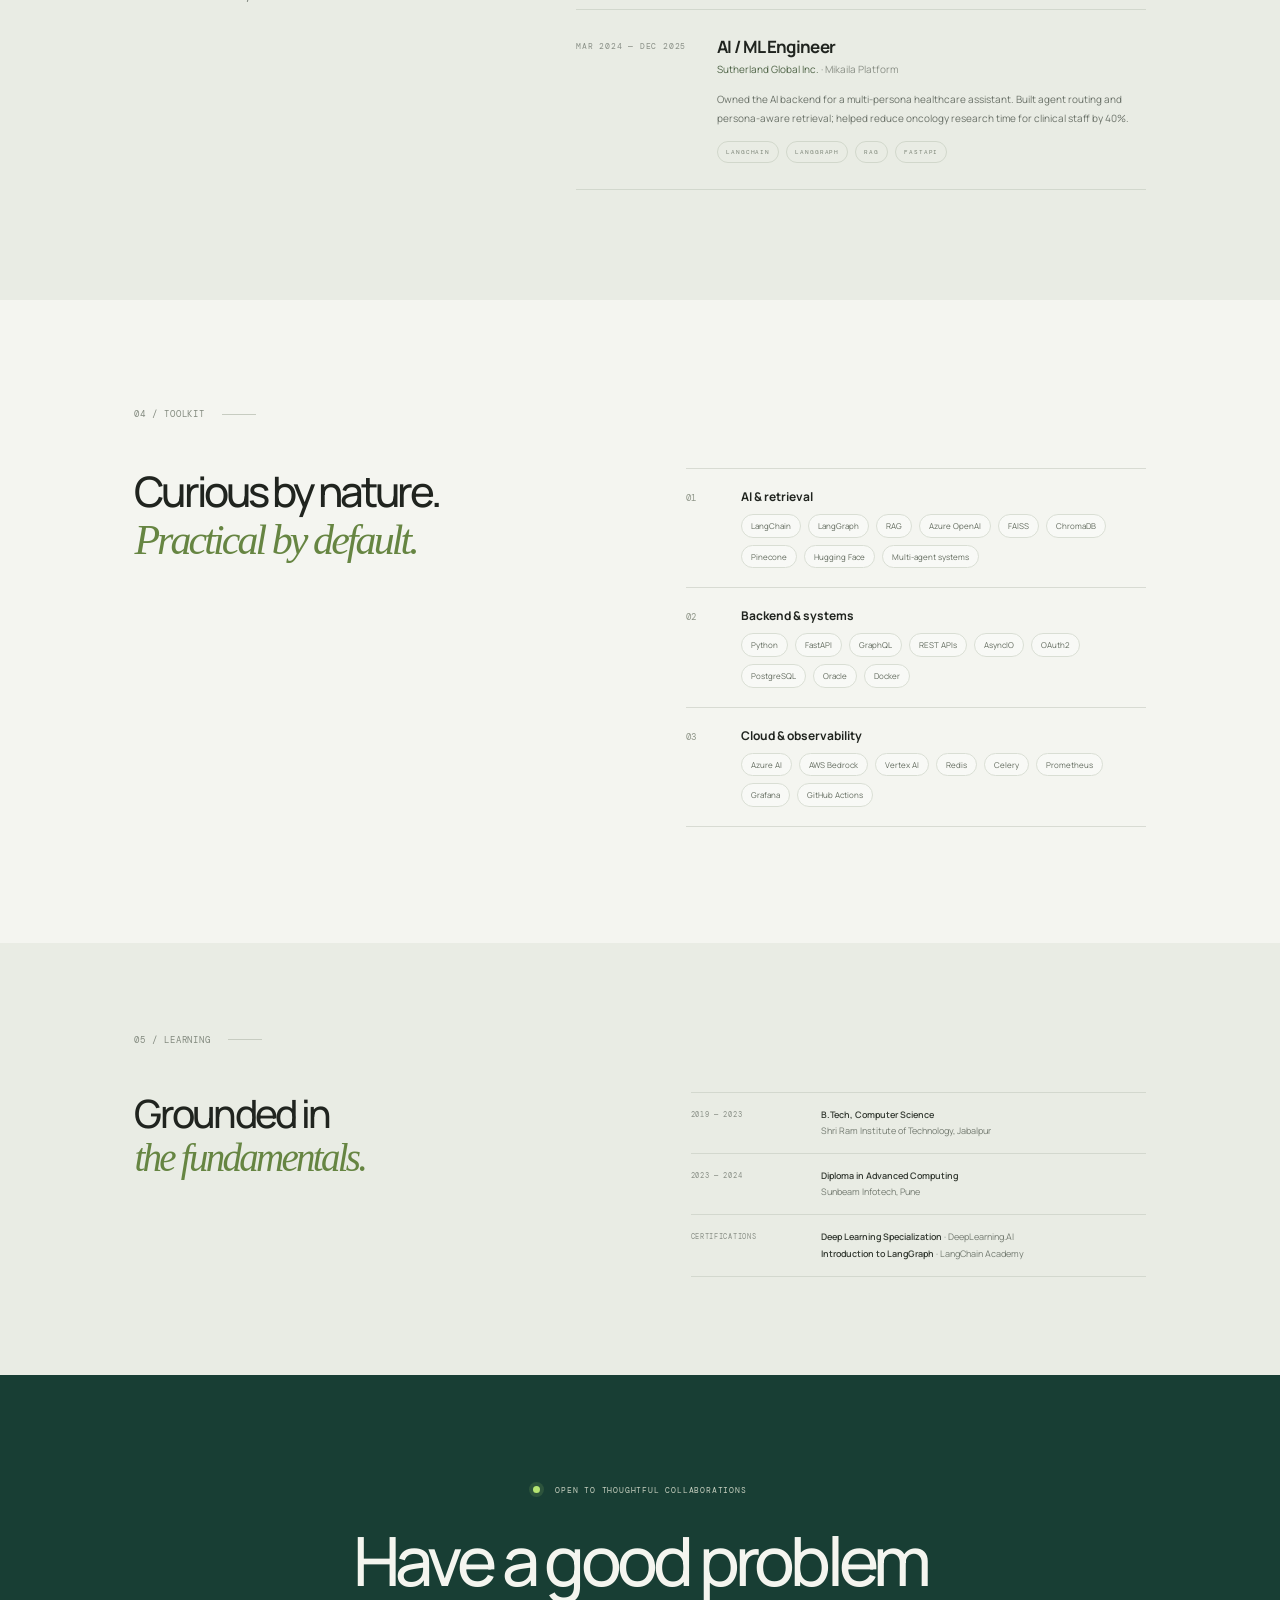
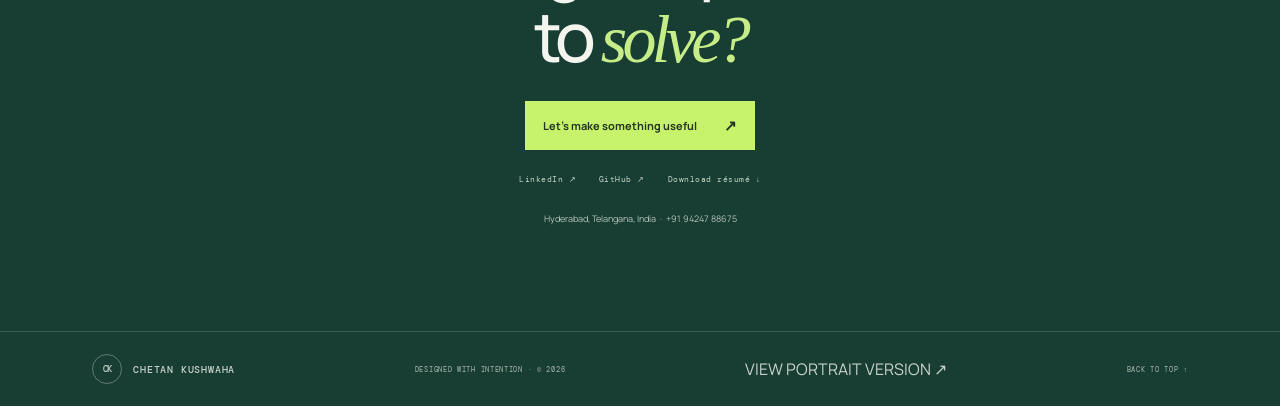
<file: without-photo/index.html>
<!doctype html>
<html lang="en">
  <head>
    <meta charset="utf-8" />
    <meta name="viewport" content="width=device-width, initial-scale=1" />
    <meta name="theme-color" content="#f4f5f0" />
    <meta name="description" content="Chetan Kushwaha is an AI/ML engineer and Python backend developer building thoughtful, production-ready AI systems." />
    <title>Chetan Kushwaha — AI / ML Engineer</title>
    <link rel="preconnect" href="https://fonts.googleapis.com" />
    <link rel="preconnect" href="https://fonts.gstatic.com" crossorigin />
    <link href="https://fonts.googleapis.com/css2?family=DM+Mono:wght@400;500&family=Manrope:wght@400;500;600;700;800&display=swap" rel="stylesheet" />
    <link rel="stylesheet" href="styles.css" />
  </head>
  <body>
    <header class="topbar">
      <a class="wordmark" href="#home" aria-label="Chetan Kushwaha, home"><span class="wordmark-mark">CK</span><span>CHETAN KUSHWAHA</span></a>
      <nav class="nav-links" aria-label="Main navigation">
        <a href="#about">About</a><a href="#work">Selected work</a><a href="#experience">Experience</a>
      </nav>
      <a class="top-contact" href="mailto:ckushwaha536@gmail.com">Let’s talk <span aria-hidden="true">↗</span></a>
    </header>

    <main id="home">
      <section class="hero page-grid">
        <div class="hero-copy">
          <p class="eyebrow"><span class="status-dot"></span> AI / ML ENGINEER &nbsp;·&nbsp; HYDERABAD, INDIA</p>
          <h1>I build AI that<br />works <em>in the real world.</em></h1>
          <p class="hero-intro">I’m Chetan — an AI/ML engineer and Python backend developer turning complex data and language models into reliable products people can use.</p>
          <div class="hero-actions"><a class="button button-dark" href="#work">Explore my work <span aria-hidden="true">↓</span></a><a class="text-link" href="mailto:ckushwaha536@gmail.com">Get in touch <span aria-hidden="true">↗</span></a></div>
          <div class="hero-links" aria-label="Profiles and resume">
            <a href="https://linkedin.com/in/chetan-kushwaha-dev" target="_blank" rel="noopener noreferrer">LinkedIn <span aria-hidden="true">↗</span></a>
            <a href="https://github.com/D6-80758-ChetanKushwaha" target="_blank" rel="noopener noreferrer">GitHub <span aria-hidden="true">↗</span></a>
            <a class="resume-link" href="../assets/chetan-kushwaha-resume.pdf" download>Download résumé <span aria-hidden="true">↓</span></a>
          </div>
          <div class="hero-meta"><span>2.5+ YEARS BUILDING</span><span>HEALTHCARE · ENTERPRISE AI</span></div>
        </div>
        <div class="hero-art" aria-label="Abstract illustration representing connected AI systems">
          <div class="art-orbit orbit-one"></div><div class="art-orbit orbit-two"></div><div class="art-orbit orbit-three"></div>
          <div class="art-core"><span class="core-spark">✳</span><span>INTELLIGENCE<br />IN MOTION</span></div>
          <div class="art-node node-top"><span class="node-icon">⌘</span><span>ORCHESTRATE</span></div>
          <div class="art-node node-right"><span class="node-icon">◈</span><span>RETRIEVE</span></div>
          <div class="art-node node-bottom"><span class="node-icon">↗</span><span>DELIVER</span></div>
          <div class="art-side-note">FROM SIGNAL<br />TO SOLUTION <span>— 01</span></div>
          <div class="art-caption"><span>BUILT FOR PEOPLE</span><span>↓ SCROLL TO EXPLORE</span></div>
        </div>
      </section>

      <section class="intro-band" id="about">
        <div class="section-label"><span>01 / ABOUT</span><span class="label-line"></span></div>
        <div class="intro-content"><h2>Good AI starts with a<br /><span>clear understanding</span><br />of the problem.</h2><div class="intro-detail"><p>I work across the full stack of applied AI — from retrieval and agent orchestration to the APIs and workflows that make a system dependable in production.</p><p>My focus is practical: make information easier to reach, decisions easier to review, and software easier to trust.</p><a class="text-link" href="mailto:ckushwaha536@gmail.com">A little more about me <span aria-hidden="true">↗</span></a></div></div>
      </section>

      <section class="work-section" id="work">
        <div class="section-heading"><div class="section-label"><span>02 / SELECTED WORK</span><span class="label-line"></span></div><h2>Systems with<br /><em>purpose.</em></h2><p>Two production platforms. Different domains, the same goal: make complex work feel more human.</p></div>
        <div class="project-list">
          <article class="project-card project-health">
            <div class="project-top"><span class="project-index">01</span><span class="project-category">HEALTHCARE · GENAI</span><span class="project-arrow" aria-hidden="true">↗</span></div>
            <div class="project-visual health-visual" aria-hidden="true"><div class="health-window"><div class="window-bar"><i></i><i></i><i></i><span>mikaila / assistant</span></div><div class="chat-line chat-user">Help me understand my symptoms.</div><div class="chat-line chat-ai"><b>✳</b><span>I’m here to help you find clear, reliable information.<br /><small>Context matched to your care journey</small></span></div><div class="visual-tags"><span>PERSONA-AWARE</span><span>RETRIEVAL AUGMENTED</span></div></div><div class="visual-glow"></div></div>
            <div class="project-body"><div><h3>Mikaila</h3><p class="project-subtitle">A multi-persona healthcare assistant</p></div><p class="project-description">Built the AI backend behind one assistant for patients, doctors, and clinical staff. Persona-aware retrieval and intent routing connect each person to the knowledge and response flow that fits their role.</p></div>
            <div class="project-footer"><span>LANGGRAPH</span><span>RAG</span><span>FASTAPI</span><span>AZURE OPENAI</span><span class="project-impact">40% less oncology research time</span></div>
          </article>
          <article class="project-card project-safety">
            <div class="project-top"><span class="project-index">02</span><span class="project-category">ENTERPRISE · AI CLASSIFICATION</span><span class="project-arrow" aria-hidden="true">↗</span></div>
            <div class="project-visual safety-visual" aria-hidden="true"><div class="safety-panel"><div class="panel-heading"><span class="shield">⌑</span><span>CLASSIFICATION REVIEW</span><span class="panel-live">● LIVE</span></div><div class="material-row"><span class="material-icon">▤</span><div><b>Raw material · SDS parsed</b><small>Source document · Vendor record 02841</small></div><span class="confidence">98.4%</span></div><div class="classifications"><div><small>GHS HAZARD</small><b><i class="hazard-dot"></i> Skin sensitisation</b></div><div><small>DANGEROUS GOODS</small><b><i class="dg-dot"></i> Class 8 · Corrosive</b></div></div><div class="review-actions"><span>Human review required</span><b>APPROVE&nbsp; ✓</b><b>REJECT&nbsp; ×</b></div></div><div class="safety-orb"></div></div>
            <div class="project-body"><div><h3>Safer, smarter supply chains</h3><p class="project-subtitle">AI-driven SDS classification workflow</p></div><p class="project-description">Created a classification engine that reads Safety Data Sheets and proposes Dangerous Goods and GHS hazard classifications. A human review step lets EHS specialists approve, reject, and sync decisions back to source systems.</p></div>
            <div class="project-footer"><span>DOCUMENT INTELLIGENCE</span><span>FASTAPI</span><span>GRAPHQL</span><span>ORACLE</span><span class="project-impact">Human-in-the-loop by design</span></div>
          </article>
        </div>
      </section>

      <section class="experience-section" id="experience">
        <div class="section-label"><span>03 / EXPERIENCE</span><span class="label-line"></span></div>
        <div class="experience-layout"><div class="experience-heading"><h2>Built through<br /><em>real problems.</em></h2><p>From healthcare knowledge systems to environmental safety workflows.</p></div><div class="timeline">
          <article class="role"><div class="role-date">DEC 2025 — NOW</div><div class="role-content"><h3>Python Backend Developer</h3><p class="role-company">Sutherland Global Inc. <span>· ELC EHSAI</span></p><p>Own the backend and AI classification engine for an EHS platform, building GraphQL services and human review workflows that bring suggested hazard classifications into enterprise systems.</p><div class="role-tags"><span>PYTHON</span><span>FASTAPI</span><span>GRAPHQL</span><span>AZURE AI</span></div></div></article>
          <article class="role"><div class="role-date">MAR 2024 — DEC 2025</div><div class="role-content"><h3>AI / ML Engineer</h3><p class="role-company">Sutherland Global Inc. <span>· Mikaila Platform</span></p><p>Owned the AI backend for a multi-persona healthcare assistant. Built agent routing and persona-aware retrieval; helped reduce oncology research time for clinical staff by 40%.</p><div class="role-tags"><span>LANGCHAIN</span><span>LANGGRAPH</span><span>RAG</span><span>FASTAPI</span></div></div></article>
        </div></div>
      </section>

      <section class="toolkit-section"><div class="section-label"><span>04 / TOOLKIT</span><span class="label-line"></span></div><div class="toolkit-layout"><h2>Curious by nature.<br /><em>Practical by default.</em></h2><div class="toolkit-groups">
        <div class="toolkit-group"><span class="toolkit-number">01</span><div><h3>AI & retrieval</h3><div class="skill-chips"><span>LangChain</span><span>LangGraph</span><span>RAG</span><span>Azure OpenAI</span><span>FAISS</span><span>ChromaDB</span><span>Pinecone</span><span>Hugging Face</span><span>Multi-agent systems</span></div></div></div>
        <div class="toolkit-group"><span class="toolkit-number">02</span><div><h3>Backend & systems</h3><div class="skill-chips"><span>Python</span><span>FastAPI</span><span>GraphQL</span><span>REST APIs</span><span>AsyncIO</span><span>OAuth2</span><span>PostgreSQL</span><span>Oracle</span><span>Docker</span></div></div></div>
        <div class="toolkit-group"><span class="toolkit-number">03</span><div><h3>Cloud & observability</h3><div class="skill-chips"><span>Azure AI</span><span>AWS Bedrock</span><span>Vertex AI</span><span>Redis</span><span>Celery</span><span>Prometheus</span><span>Grafana</span><span>GitHub Actions</span></div></div></div>
      </div></div></section>

      <section class="education-section"><div class="section-label"><span>05 / LEARNING</span><span class="label-line"></span></div><div class="education-grid"><h2>Grounded in<br /><em>the fundamentals.</em></h2><div class="education-items"><div><span>2019 — 2023</span><p><b>B.Tech, Computer Science</b><br />Shri Ram Institute of Technology, Jabalpur</p></div><div><span>2023 — 2024</span><p><b>Diploma in Advanced Computing</b><br />Sunbeam Infotech, Pune</p></div><div><span>CERTIFICATIONS</span><p><b>Deep Learning Specialization</b> · DeepLearning.AI<br /><b>Introduction to LangGraph</b> · LangChain Academy</p></div></div></div></section>

      <section class="contact-section"><div class="contact-kicker"><span class="status-dot"></span> OPEN TO THOUGHTFUL COLLABORATIONS</div><h2>Have a good problem<br />to <em>solve?</em></h2><a class="contact-cta" href="mailto:ckushwaha536@gmail.com">Let’s make something useful <span aria-hidden="true">↗</span></a><div class="contact-links"><a href="https://linkedin.com/in/chetan-kushwaha-dev" target="_blank" rel="noopener noreferrer">LinkedIn ↗</a><a href="https://github.com/D6-80758-ChetanKushwaha" target="_blank" rel="noopener noreferrer">GitHub ↗</a><a href="../assets/chetan-kushwaha-resume.pdf" download>Download résumé ↓</a></div><p>Hyderabad, Telangana, India &nbsp;·&nbsp; +91 94247 88675</p></section>
    </main>
    <footer><a class="wordmark" href="#home"><span class="wordmark-mark">CK</span><span>CHETAN KUSHWAHA</span></a><span>DESIGNED WITH INTENTION · © <span id="year">2026</span></span><a href="../">VIEW PORTRAIT VERSION ↗</a><a href="#home">BACK TO TOP ↑</a></footer>
    <script src="script.js"></script>
  </body>
</html>
</file>
<file: styles.css>
:root{--paper:#f4f5f0;--ink:#20241f;--muted:#727871;--line:#d8dbd3;--green:#c6f36b;--forest:#143d33;--white:#fff;--mono:"DM Mono",monospace;--sans:"Manrope",sans-serif}*{box-sizing:border-box}html{scroll-behavior:smooth;scroll-padding-top:88px}body{margin:0;background:var(--paper);color:var(--ink);font-family:var(--sans);-webkit-font-smoothing:antialiased}a{color:inherit;text-decoration:none}.topbar{height:78px;padding:0 7.2%;display:flex;align-items:center;justify-content:space-between;border-bottom:1px solid rgba(32,36,31,.1)}.wordmark{display:inline-flex;align-items:center;gap:11px;font:500 10px var(--mono);letter-spacing:.08em}.wordmark-mark{display:grid;place-items:center;width:30px;height:30px;border:1px solid #bdc2b8;border-radius:50%;font:500 9px var(--mono);letter-spacing:-.05em}.nav-links{display:flex;gap:38px;font-size:12px;color:#50564f}.nav-links a,.top-contact,.text-link{transition:opacity .2s}.nav-links a:hover,.top-contact:hover,.text-link:hover{opacity:.58}.top-contact{font-size:12px;font-weight:700}.top-contact span{color:#739728;font-size:16px;margin-left:8px}.page-grid{padding-left:10.5%;padding-right:10.5%}.hero{min-height:690px;display:grid;grid-template-columns:minmax(0,1.15fr) minmax(0,.85fr);align-items:center;gap:4%;padding-top:38px;padding-bottom:44px}.eyebrow,.section-label,.hero-meta,.art-side-note,.art-caption,.project-category,.project-index,.project-footer,.role-date,.role-tags,.toolkit-number,.education-items>div>span,.contact-kicker,footer>span,footer>a:last-child{font:400 9px var(--mono);letter-spacing:.1em}.eyebrow{color:#60675e;display:flex;align-items:center}.status-dot{display:inline-block;width:7px;height:7px;margin-right:9px;border-radius:50%;background:#89b942;box-shadow:0 0 0 4px rgba(137,185,66,.13)}h1,h2,h3,p{margin-top:0}.hero h1{margin:30px 0 22px;font-size:clamp(48px,6vw,76px);line-height:1.04;letter-spacing:-.075em;font-weight:600}.hero h1 em,.section-heading h2 em,.experience-heading h2 em,.toolkit-layout h2 em,.education-grid h2 em,.contact-section h2 em{font-family:Georgia,serif;font-weight:400;letter-spacing:-.07em}.hero h1 em{color:#62813c}.hero-intro{max-width:445px;margin-bottom:28px;font-size:14px;line-height:1.9;color:#656b63}.hero-actions{display:flex;align-items:center;gap:25px}.button{display:inline-flex;align-items:center;gap:22px;padding:14px 18px;font-size:11px;font-weight:700}.button-dark{background:var(--ink);color:white}.button-dark span{color:var(--green);font-size:15px}.text-link{font-size:11px;font-weight:700}.text-link span{margin-left:6px;color:#769b42;font-size:15px}.hero-meta{display:flex;gap:30px;margin-top:65px;color:#92978f;font-size:8px}.hero-art{position:relative;width:min(100%,500px);aspect-ratio:1/1;margin:0 auto;background:#e8ebe2;border-radius:50%;overflow:hidden}.hero-art:before{content:"";position:absolute;inset:13%;border-radius:50%;border:1px solid rgba(20,61,51,.12);background:radial-gradient(circle at 50% 42%,#f4f6ed 0,#edf0e7 33%,#e3e8dd 72%)}.art-orbit{position:absolute;z-index:1;left:50%;top:49%;border:1px solid rgba(20,61,51,.18);border-radius:50%;transform:translate(-50%,-50%) rotate(-28deg)}.orbit-one{width:72%;height:35%}.orbit-two{width:75%;height:45%;transform:translate(-50%,-50%) rotate(43deg)}.orbit-three{width:63%;height:63%;transform:translate(-50%,-50%) rotate(-56deg);border-style:dashed;opacity:.65}.art-core{position:absolute;z-index:2;top:50%;left:50%;width:116px;height:116px;transform:translate(-50%,-50%);display:flex;flex-direction:column;align-items:center;justify-content:center;gap:7px;border-radius:50%;background:var(--forest);box-shadow:0 14px 45px rgba(20,61,51,.19);color:#f3f5eb;text-align:center;font:400 8px/1.6 var(--mono);letter-spacing:.13em}.core-spark{font-size:27px;color:var(--green);line-height:1}.art-node{position:absolute;z-index:3;display:flex;align-items:center;gap:7px;padding:9px 12px;border:1px solid #d4d9cf;border-radius:30px;background:rgba(250,251,246,.94);box-shadow:0 5px 20px rgba(32,36,31,.05);font:400 7px var(--mono);letter-spacing:.08em;color:#525c50}.node-icon{color:#66863c;font-size:13px}.node-top{top:18%;left:43%}.node-right{top:54%;right:6%}.node-bottom{bottom:19%;left:28%}.art-side-note{position:absolute;top:41%;left:4%;font-size:8px;line-height:1.8;color:#737b6e}.art-side-note span{color:#9ba096}.art-caption{position:absolute;bottom:7%;left:50%;width:83%;transform:translateX(-50%);display:flex;justify-content:space-between;color:#878d82;font-size:7px}.intro-band{padding:100px 10.5% 112px;background:#e9ece4}.section-label{display:flex;align-items:center;gap:17px;color:#838a7f}.label-line{width:34px;height:1px;background:#c7ccc1}.intro-content{display:grid;grid-template-columns:1.3fr .7fr;gap:9%;margin-top:52px;align-items:end}.intro-content h2,.section-heading h2,.experience-heading h2,.toolkit-layout h2,.education-grid h2,.contact-section h2{font-size:clamp(40px,5vw,58px);line-height:1.12;letter-spacing:-.07em;font-weight:500}.intro-content h2 span{font-family:Georgia,serif;font-weight:400;color:#688744}.intro-detail{padding-bottom:5px}.intro-detail p,.section-heading>p,.experience-heading>p{font-size:12px;line-height:1.9;color:#697067}.intro-detail p{max-width:375px}.intro-detail .text-link{display:inline-block;margin-top:12px}.work-section{padding:110px 10.5% 125px}.section-heading{display:grid;grid-template-columns:1fr 1fr;align-items:end;margin-bottom:49px}.section-heading .section-label{grid-column:1/-1}.section-heading h2{margin:43px 0 0}.section-heading h2 em,.experience-heading h2 em,.toolkit-layout h2 em,.education-grid h2 em{color:#668542}.section-heading>p{max-width:280px;margin:0 0 4px 26px}.project-list{display:grid;gap:28px}.project-card{background:#eaede5;border:1px solid #dfe3da;padding:24px 25px 19px;overflow:hidden}.project-top{display:flex;align-items:center;gap:16px}.project-index{color:#7f877b}.project-category{font-size:8px;color:#7b8378}.project-arrow{margin-left:auto;width:31px;height:31px;border:1px solid #cfd4c9;border-radius:50%;display:grid;place-items:center;font-size:14px;color:#68725f}.project-visual{height:290px;margin-top:20px;position:relative;display:grid;place-items:center;overflow:hidden}.health-visual{background:#dce6db}.health-visual:before,.safety-visual:before{content:"";position:absolute;width:510px;height:510px;border-radius:50%;border:1px solid rgba(22,68,54,.11)}.health-visual:after{content:"";position:absolute;width:390px;height:390px;border-radius:50%;border:1px solid rgba(22,68,54,.12)}.health-window{position:relative;z-index:2;width:min(75%,510px);padding-bottom:15px;background:#f7f8f4;border:1px solid rgba(36,58,45,.13);border-radius:8px;box-shadow:0 20px 55px rgba(35,66,47,.13);transform:translateY(8px)}.window-bar{height:36px;display:flex;align-items:center;gap:5px;padding:0 12px;border-bottom:1px solid #e3e7df;color:#8b9387;font:400 7px var(--mono)}.window-bar i{width:5px;height:5px;border-radius:50%;background:#c8d0c3}.window-bar span{margin-left:8px}.chat-line{width:max-content;max-width:80%;margin:19px 15px 0;padding:10px 13px;border-radius:8px;font-size:9px;line-height:1.6}.chat-user{margin-left:auto;background:#e5eddc;color:#475842}.chat-ai{display:flex;gap:9px;background:white;border:1px solid #e6e9e2;color:#414b40}.chat-ai b{font-size:13px;color:#89a74d}.chat-ai small{color:#929a8d;font-size:7px}.visual-tags{display:flex;gap:7px;margin:15px 15px 0}.visual-tags span{padding:5px 7px;background:#edf1e8;color:#76816f;font:400 6px var(--mono);letter-spacing:.08em}.visual-glow{position:absolute;width:210px;height:210px;border-radius:50%;background:#d1f0a0;filter:blur(70px);opacity:.42}.project-body{display:grid;grid-template-columns:1fr 1fr;gap:8%;padding:25px 7px 20px}.project-body h3{font-size:20px;letter-spacing:-.05em;margin-bottom:5px}.project-subtitle{margin:0;font-size:10px;color:#858c81}.project-description{margin:0;color:#697067;font-size:11px;line-height:1.8}.project-footer{display:flex;align-items:center;gap:8px;flex-wrap:wrap;padding:14px 7px 0;border-top:1px solid #d7dcd2;color:#80877c;font-size:7px}.project-footer>span:not(.project-impact){padding:6px 8px;border:1px solid #d7dcd2;border-radius:20px}.project-impact{margin-left:auto;color:#3b6844;font-size:8px;letter-spacing:.03em}.safety-visual{background:#ede6da}.safety-visual:before{border-color:rgba(98,71,35,.12)}.safety-visual:after{content:"";position:absolute;width:380px;height:380px;border:1px solid rgba(98,71,35,.1);border-radius:50%}.safety-panel{position:relative;z-index:2;width:min(78%,560px);padding:16px;background:#f8f7f3;border:1px solid #e4dfd3;border-radius:7px;box-shadow:0 18px 55px rgba(86,66,39,.14)}.panel-heading{display:flex;align-items:center;gap:8px;padding-bottom:13px;border-bottom:1px solid #ece9e1;color:#777b70;font:400 7px var(--mono);letter-spacing:.07em}.shield{color:#ad8053;font-size:15px}.panel-live{margin-left:auto;color:#718f4e}.material-row{display:flex;align-items:center;gap:10px;padding:15px 0 14px}.material-icon{display:grid;place-items:center;width:30px;height:34px;border-radius:4px;background:#f0ede4;color:#9c7d52;font-size:16px}.material-row b{display:block;font-size:9px;font-weight:600}.material-row small{display:block;margin-top:4px;color:#92948b;font-size:7px}.confidence{margin-left:auto;color:#638243;font:400 8px var(--mono)}.classifications{display:grid;grid-template-columns:1fr 1fr;gap:8px}.classifications>div{padding:10px;background:#f0f1eb}.classifications small{display:block;margin-bottom:7px;color:#90958a;font:400 6px var(--mono)}.classifications b{font-size:8px;font-weight:600}.hazard-dot,.dg-dot{display:inline-block;width:6px;height:6px;border-radius:50%;background:#d27b58}.dg-dot{background:#d4a646}.review-actions{display:flex;align-items:center;gap:6px;margin-top:12px;color:#8e9388;font-size:7px}.review-actions span{margin-right:auto}.review-actions b{padding:6px 8px;border:1px solid #dde2d8;border-radius:3px;color:#557342;font:500 6px var(--mono)}.review-actions b:last-child{color:#a67857}.safety-orb{position:absolute;width:230px;height:230px;background:#e4c990;filter:blur(80px);opacity:.3}.experience-section{padding:102px 10.5% 110px;background:#e9ece4}.experience-layout{display:grid;grid-template-columns:.72fr 1.28fr;gap:12%;margin-top:50px}.experience-heading h2{margin-bottom:18px}.experience-heading>p{max-width:230px}.timeline{border-top:1px solid #d2d8cd}.role{display:grid;grid-template-columns:118px 1fr;gap:23px;padding:25px 0 26px;border-bottom:1px solid #d2d8cd}.role-date{padding-top:6px;color:#8a9087;font-size:8px}.role-content h3{margin-bottom:4px;font-size:17px;letter-spacing:-.04em}.role-company{font-size:10px;color:#4f6447}.role-company span{color:#8b9087}.role-content>p:not(.role-company){max-width:475px;margin:14px 0;color:#6b7269;font-size:10px;line-height:1.85}.role-tags{display:flex;gap:7px;flex-wrap:wrap}.role-tags span{padding:6px 8px;border:1px solid #d1d7cb;border-radius:20px;color:#788173;font-size:6px}.toolkit-section{padding:108px 10.5% 116px}.toolkit-layout{display:grid;grid-template-columns:1fr 1fr;gap:9%;margin-top:48px}.toolkit-layout h2{font-size:42px}.toolkit-group{display:grid;grid-template-columns:40px 1fr;gap:15px;padding:19px 0;border-bottom:1px solid var(--line)}.toolkit-group:first-child{border-top:1px solid var(--line)}.toolkit-number{padding-top:4px;color:#8e9588}.toolkit-group h3{margin-bottom:6px;font-size:12px}.toolkit-group p{margin:0;color:#7c8379;font-size:10px;line-height:1.8}.education-section{padding:91px 10.5% 98px;background:#e9ece4}.education-grid{display:grid;grid-template-columns:1fr 1fr;gap:10%;margin-top:46px}.education-grid h2{font-size:39px}.education-items>div{display:grid;grid-template-columns:112px 1fr;gap:18px;padding:14px 0;border-bottom:1px solid #d3d8ce}.education-items>div:first-child{border-top:1px solid #d3d8ce}.education-items>div>span{padding-top:3px;color:#8a9087;font-size:7px}.education-items p{margin:0;color:#747b71;font-size:9px;line-height:1.8}.education-items b{color:#343a32;font-weight:600}.contact-section{padding:110px 10.5% 106px;text-align:center;background:#183e34;color:#f4f5ef}.contact-kicker{color:#c6cfbf;font-size:8px}.contact-section .status-dot{background:#b5e572;box-shadow:0 0 0 4px rgba(181,229,114,.13)}.contact-section h2{margin:27px 0 24px;font-size:clamp(48px,6vw,68px)}.contact-section h2 em{color:#c6ed87}.contact-cta{display:inline-flex;gap:27px;align-items:center;padding:14px 18px;background:var(--green);color:#243623;font-size:11px;font-weight:700}.contact-cta span{font-size:15px}.contact-section>p{margin:28px 0 0;color:#b4c3b8;font-size:9px}footer{min-height:75px;padding:0 7.2%;display:flex;align-items:center;justify-content:space-between;background:#183e34;color:#c8d2c9;border-top:1px solid rgba(255,255,255,.15)}footer .wordmark-mark{border-color:rgba(255,255,255,.3)}footer>span,footer>a:last-child{font-size:7px;color:#a8b9ac}footer>a:last-child:hover{color:white}
@media(max-width:850px){.topbar{padding:0 5%;height:70px}.nav-links{gap:20px}.page-grid{padding-left:7%;padding-right:7%}.hero{min-height:600px;grid-template-columns:minmax(0,1.15fr) minmax(0,.85fr)}.hero h1{font-size:56px}.hero-art{width:100%}.art-node{font-size:6px}.intro-band,.work-section,.experience-section,.toolkit-section,.education-section{padding-left:7%;padding-right:7%}.project-body{gap:5%}.experience-layout{gap:6%}.role{grid-template-columns:95px 1fr;gap:14px}.toolkit-layout{gap:5%}}
@media(max-width:640px){html{scroll-padding-top:70px}.topbar{height:66px}.wordmark{font-size:8px}.wordmark-mark{width:27px;height:27px}.nav-links{display:none}.top-contact{font-size:10px}.hero{display:flex;flex-direction:column;align-items:stretch;padding-top:74px;padding-bottom:66px;gap:55px}.hero h1{font-size:clamp(48px,12vw,68px)}.hero-intro{font-size:13px}.hero-meta{margin-top:43px;gap:13px;font-size:7px}.hero-art{width:min(100%,430px)}.intro-band{padding-top:72px;padding-bottom:75px}.intro-content{display:block;margin-top:39px}.intro-content h2,.section-heading h2,.experience-heading h2,.toolkit-layout h2,.education-grid h2{font-size:clamp(38px,10vw,49px)}.intro-detail{margin-top:27px}.work-section{padding-top:73px;padding-bottom:77px}.section-heading{display:block;margin-bottom:32px}.section-heading h2{margin-top:36px}.section-heading>p{margin:14px 0 0;max-width:330px}.project-card{padding:16px 14px 15px}.project-top{gap:10px}.project-category{font-size:6px}.project-visual{height:230px;margin-top:15px}.health-window{width:87%}.safety-panel{width:90%;padding:12px}.project-body{display:block;padding:20px 4px 16px}.project-description{margin-top:14px}.project-footer{padding-left:4px;padding-right:4px}.project-impact{width:100%;margin:4px 0 0}.experience-section{padding-top:72px;padding-bottom:77px}.experience-layout{display:block;margin-top:36px}.experience-heading>p{max-width:300px}.timeline{margin-top:35px}.role{grid-template-columns:1fr;gap:10px;padding:20px 0}.role-date{font-size:7px}.role-content h3{font-size:16px}.toolkit-section{padding-top:76px;padding-bottom:78px}.toolkit-layout{display:block;margin-top:38px}.toolkit-layout h2{margin-bottom:29px}.education-section{padding-top:72px;padding-bottom:75px}.education-grid{display:block;margin-top:36px}.education-items{margin-top:18px}.education-items>div{grid-template-columns:88px 1fr;gap:10px}.contact-section{padding:80px 6% 75px}.contact-section h2{font-size:clamp(47px,12vw,61px)}.contact-section>p{font-size:8px}footer{padding:17px 5%;min-height:72px;gap:10px}footer>span{display:none}footer>a:last-child{font-size:7px}}
@media(prefers-reduced-motion:reduce){html{scroll-behavior:auto}*,*::before,*::after{animation-duration:.01ms!important;animation-iteration-count:1!important;transition-duration:.01ms!important}}
.hero-copy,.hero-photo-wrap{min-width:0}.hero-photo-wrap{position:relative;width:min(100%,340px);aspect-ratio:.9;margin:0 auto}.hero-photo-wrap:before{content:"";position:absolute;inset:8% 1% 5% 14%;border:1px solid #b9c4ae;border-radius:190px 190px 3px 3px;transform:rotate(4deg)}.hero-photo-wrap:after{content:"";position:absolute;z-index:0;width:106px;height:106px;right:2%;top:13%;border-radius:50%;background:#d7e5c8}.portrait-frame{position:absolute;z-index:1;inset:2% 14% 7%;overflow:hidden;border-radius:180px 180px 3px 3px;background:#e8e2d5;box-shadow:0 20px 55px rgba(39,51,38,.12)}.portrait-frame img{width:100%;height:100%;display:block;object-fit:cover;object-position:center 23%}.portrait-index{position:absolute;z-index:2;left:0;bottom:16%;display:flex;align-items:center;gap:11px;padding:11px 14px;background:var(--forest);color:#f4f5ef;box-shadow:0 8px 24px rgba(20,61,51,.16)}.portrait-index>span:first-child{font:500 11px var(--mono);color:var(--green)}.portrait-index>span:last-child{font:400 7px/1.6 var(--mono);letter-spacing:.09em}.portrait-note{position:absolute;z-index:2;right:0;top:25%;display:flex;align-items:center;padding:10px 12px;background:rgba(249,250,245,.95);border:1px solid #e1e5dc;box-shadow:0 7px 24px rgba(32,36,31,.06);font:400 7px/1.6 var(--mono);letter-spacing:.08em;color:#687064}.portrait-note .status-dot{width:6px;height:6px;margin-right:8px}.portrait-caption{position:absolute;z-index:2;right:10%;bottom:2%;font:400 7px var(--mono);letter-spacing:.1em;color:#838a7f}
@media(max-width:850px){.hero-photo-wrap{width:min(100%,320px)}}
@media(max-width:640px){.hero-photo-wrap{width:min(78%,290px);margin-top:0;aspect-ratio:.78}.portrait-frame{inset:2% 12% 7%}.portrait-index{left:-4%;bottom:15%}.portrait-note{right:-3%;top:23%}}
.hero-links{display:flex;flex-wrap:wrap;gap:8px;margin-top:20px}.hero-links a{display:inline-flex;align-items:center;gap:9px;padding:8px 11px;border:1px solid #d9ddd5;border-radius:3px;background:rgba(255,255,255,.45);color:#566052;font:400 8px var(--mono);letter-spacing:.04em;transition:transform .22s ease,border-color .22s ease,background .22s ease}.hero-links a span{color:#78994b;font-size:12px}.hero-links a:hover{transform:translateY(-2px);border-color:#b8c9a6;background:#fff}.hero-links .resume-link{background:#e8edde;border-color:#d8e1cb;color:#38533a}.contact-links{display:flex;justify-content:center;flex-wrap:wrap;gap:23px;margin:24px 0 0}.contact-links a{color:#c6d7c5;font:400 8px var(--mono);letter-spacing:.06em;transition:color .2s ease,transform .2s ease}.contact-links a:hover{color:var(--green);transform:translateY(-2px)}.skill-chips{display:flex;flex-wrap:wrap;gap:7px;padding-top:3px}.skill-chips span{padding:6px 9px;border:1px solid #d9ded4;border-radius:20px;background:rgba(255,255,255,.4);color:#626b5e;font-size:8px;line-height:1.2;transition:background .2s ease,border-color .2s ease,color .2s ease}.skill-chips span:hover{background:#e5eddc;border-color:#c5d5b4;color:#38533a}.project-card{transition:transform .28s ease,box-shadow .28s ease}.portrait-frame img{transition:transform .7s cubic-bezier(.2,.7,.2,1)}.hero-photo-wrap:hover .portrait-frame img{transform:scale(1.025)}
@media(prefers-reduced-motion:no-preference){.hero-copy{animation:soft-rise .72s .06s both}.hero-art,.hero-photo-wrap{animation:soft-rise .9s .16s both}.art-orbit{animation:orbit-breathe 8s ease-in-out infinite}.hero-photo-wrap:after{animation:soft-pulse 6s ease-in-out infinite}.project-card:hover{transform:translateY(-4px);box-shadow:0 16px 38px rgba(32,36,31,.08)}.reveal{opacity:0;transform:translateY(18px);transition:opacity .65s ease,transform .65s cubic-bezier(.2,.7,.2,1)}.reveal.is-visible{opacity:1;transform:translateY(0)}.project-card.reveal:nth-child(2){transition-delay:.12s}.hero-links a{animation:soft-rise .55s both}.hero-links a:nth-child(1){animation-delay:.34s}.hero-links a:nth-child(2){animation-delay:.42s}.hero-links a:nth-child(3){animation-delay:.5s}}
@keyframes soft-rise{from{opacity:0;transform:translateY(14px)}to{opacity:1;transform:translateY(0)}}@keyframes orbit-breathe{0%,100%{opacity:.52}50%{opacity:.94}}@keyframes soft-pulse{0%,100%{transform:scale(.96);opacity:.72}50%{transform:scale(1.04);opacity:1}}
</file>
<file: with-photo/styles.css>
:root{--paper:#f4f5f0;--ink:#20241f;--muted:#727871;--line:#d8dbd3;--green:#c6f36b;--forest:#143d33;--white:#fff;--mono:"DM Mono",monospace;--sans:"Manrope",sans-serif}*{box-sizing:border-box}html{scroll-behavior:smooth;scroll-padding-top:88px}body{margin:0;background:var(--paper);color:var(--ink);font-family:var(--sans);-webkit-font-smoothing:antialiased}a{color:inherit;text-decoration:none}.topbar{height:78px;padding:0 7.2%;display:flex;align-items:center;justify-content:space-between;border-bottom:1px solid rgba(32,36,31,.1)}.wordmark{display:inline-flex;align-items:center;gap:11px;font:500 10px var(--mono);letter-spacing:.08em}.wordmark-mark{display:grid;place-items:center;width:30px;height:30px;border:1px solid #bdc2b8;border-radius:50%;font:500 9px var(--mono);letter-spacing:-.05em}.nav-links{display:flex;gap:38px;font-size:12px;color:#50564f}.nav-links a,.top-contact,.text-link{transition:opacity .2s}.nav-links a:hover,.top-contact:hover,.text-link:hover{opacity:.58}.top-contact{font-size:12px;font-weight:700}.top-contact span{color:#739728;font-size:16px;margin-left:8px}.page-grid{padding-left:10.5%;padding-right:10.5%}.hero{min-height:690px;display:grid;grid-template-columns:minmax(0,1.15fr) minmax(0,.85fr);align-items:center;gap:4%;padding-top:38px;padding-bottom:44px}.eyebrow,.section-label,.hero-meta,.art-side-note,.art-caption,.project-category,.project-index,.project-footer,.role-date,.role-tags,.toolkit-number,.education-items>div>span,.contact-kicker,footer>span,footer>a:last-child{font:400 9px var(--mono);letter-spacing:.1em}.eyebrow{color:#60675e;display:flex;align-items:center}.status-dot{display:inline-block;width:7px;height:7px;margin-right:9px;border-radius:50%;background:#89b942;box-shadow:0 0 0 4px rgba(137,185,66,.13)}h1,h2,h3,p{margin-top:0}.hero h1{margin:30px 0 22px;font-size:clamp(48px,6vw,76px);line-height:1.04;letter-spacing:-.075em;font-weight:600}.hero h1 em,.section-heading h2 em,.experience-heading h2 em,.toolkit-layout h2 em,.education-grid h2 em,.contact-section h2 em{font-family:Georgia,serif;font-weight:400;letter-spacing:-.07em}.hero h1 em{color:#62813c}.hero-intro{max-width:445px;margin-bottom:28px;font-size:14px;line-height:1.9;color:#656b63}.hero-actions{display:flex;align-items:center;gap:25px}.button{display:inline-flex;align-items:center;gap:22px;padding:14px 18px;font-size:11px;font-weight:700}.button-dark{background:var(--ink);color:white}.button-dark span{color:var(--green);font-size:15px}.text-link{font-size:11px;font-weight:700}.text-link span{margin-left:6px;color:#769b42;font-size:15px}.hero-meta{display:flex;gap:30px;margin-top:65px;color:#92978f;font-size:8px}.hero-art{position:relative;width:min(100%,500px);aspect-ratio:1/1;margin:0 auto;background:#e8ebe2;border-radius:50%;overflow:hidden}.hero-art:before{content:"";position:absolute;inset:13%;border-radius:50%;border:1px solid rgba(20,61,51,.12);background:radial-gradient(circle at 50% 42%,#f4f6ed 0,#edf0e7 33%,#e3e8dd 72%)}.art-orbit{position:absolute;z-index:1;left:50%;top:49%;border:1px solid rgba(20,61,51,.18);border-radius:50%;transform:translate(-50%,-50%) rotate(-28deg)}.orbit-one{width:72%;height:35%}.orbit-two{width:75%;height:45%;transform:translate(-50%,-50%) rotate(43deg)}.orbit-three{width:63%;height:63%;transform:translate(-50%,-50%) rotate(-56deg);border-style:dashed;opacity:.65}.art-core{position:absolute;z-index:2;top:50%;left:50%;width:116px;height:116px;transform:translate(-50%,-50%);display:flex;flex-direction:column;align-items:center;justify-content:center;gap:7px;border-radius:50%;background:var(--forest);box-shadow:0 14px 45px rgba(20,61,51,.19);color:#f3f5eb;text-align:center;font:400 8px/1.6 var(--mono);letter-spacing:.13em}.core-spark{font-size:27px;color:var(--green);line-height:1}.art-node{position:absolute;z-index:3;display:flex;align-items:center;gap:7px;padding:9px 12px;border:1px solid #d4d9cf;border-radius:30px;background:rgba(250,251,246,.94);box-shadow:0 5px 20px rgba(32,36,31,.05);font:400 7px var(--mono);letter-spacing:.08em;color:#525c50}.node-icon{color:#66863c;font-size:13px}.node-top{top:18%;left:43%}.node-right{top:54%;right:6%}.node-bottom{bottom:19%;left:28%}.art-side-note{position:absolute;top:41%;left:4%;font-size:8px;line-height:1.8;color:#737b6e}.art-side-note span{color:#9ba096}.art-caption{position:absolute;bottom:7%;left:50%;width:83%;transform:translateX(-50%);display:flex;justify-content:space-between;color:#878d82;font-size:7px}.intro-band{padding:100px 10.5% 112px;background:#e9ece4}.section-label{display:flex;align-items:center;gap:17px;color:#838a7f}.label-line{width:34px;height:1px;background:#c7ccc1}.intro-content{display:grid;grid-template-columns:1.3fr .7fr;gap:9%;margin-top:52px;align-items:end}.intro-content h2,.section-heading h2,.experience-heading h2,.toolkit-layout h2,.education-grid h2,.contact-section h2{font-size:clamp(40px,5vw,58px);line-height:1.12;letter-spacing:-.07em;font-weight:500}.intro-content h2 span{font-family:Georgia,serif;font-weight:400;color:#688744}.intro-detail{padding-bottom:5px}.intro-detail p,.section-heading>p,.experience-heading>p{font-size:12px;line-height:1.9;color:#697067}.intro-detail p{max-width:375px}.intro-detail .text-link{display:inline-block;margin-top:12px}.work-section{padding:110px 10.5% 125px}.section-heading{display:grid;grid-template-columns:1fr 1fr;align-items:end;margin-bottom:49px}.section-heading .section-label{grid-column:1/-1}.section-heading h2{margin:43px 0 0}.section-heading h2 em,.experience-heading h2 em,.toolkit-layout h2 em,.education-grid h2 em{color:#668542}.section-heading>p{max-width:280px;margin:0 0 4px 26px}.project-list{display:grid;gap:28px}.project-card{background:#eaede5;border:1px solid #dfe3da;padding:24px 25px 19px;overflow:hidden}.project-top{display:flex;align-items:center;gap:16px}.project-index{color:#7f877b}.project-category{font-size:8px;color:#7b8378}.project-arrow{margin-left:auto;width:31px;height:31px;border:1px solid #cfd4c9;border-radius:50%;display:grid;place-items:center;font-size:14px;color:#68725f}.project-visual{height:290px;margin-top:20px;position:relative;display:grid;place-items:center;overflow:hidden}.health-visual{background:#dce6db}.health-visual:before,.safety-visual:before{content:"";position:absolute;width:510px;height:510px;border-radius:50%;border:1px solid rgba(22,68,54,.11)}.health-visual:after{content:"";position:absolute;width:390px;height:390px;border-radius:50%;border:1px solid rgba(22,68,54,.12)}.health-window{position:relative;z-index:2;width:min(75%,510px);padding-bottom:15px;background:#f7f8f4;border:1px solid rgba(36,58,45,.13);border-radius:8px;box-shadow:0 20px 55px rgba(35,66,47,.13);transform:translateY(8px)}.window-bar{height:36px;display:flex;align-items:center;gap:5px;padding:0 12px;border-bottom:1px solid #e3e7df;color:#8b9387;font:400 7px var(--mono)}.window-bar i{width:5px;height:5px;border-radius:50%;background:#c8d0c3}.window-bar span{margin-left:8px}.chat-line{width:max-content;max-width:80%;margin:19px 15px 0;padding:10px 13px;border-radius:8px;font-size:9px;line-height:1.6}.chat-user{margin-left:auto;background:#e5eddc;color:#475842}.chat-ai{display:flex;gap:9px;background:white;border:1px solid #e6e9e2;color:#414b40}.chat-ai b{font-size:13px;color:#89a74d}.chat-ai small{color:#929a8d;font-size:7px}.visual-tags{display:flex;gap:7px;margin:15px 15px 0}.visual-tags span{padding:5px 7px;background:#edf1e8;color:#76816f;font:400 6px var(--mono);letter-spacing:.08em}.visual-glow{position:absolute;width:210px;height:210px;border-radius:50%;background:#d1f0a0;filter:blur(70px);opacity:.42}.project-body{display:grid;grid-template-columns:1fr 1fr;gap:8%;padding:25px 7px 20px}.project-body h3{font-size:20px;letter-spacing:-.05em;margin-bottom:5px}.project-subtitle{margin:0;font-size:10px;color:#858c81}.project-description{margin:0;color:#697067;font-size:11px;line-height:1.8}.project-footer{display:flex;align-items:center;gap:8px;flex-wrap:wrap;padding:14px 7px 0;border-top:1px solid #d7dcd2;color:#80877c;font-size:7px}.project-footer>span:not(.project-impact){padding:6px 8px;border:1px solid #d7dcd2;border-radius:20px}.project-impact{margin-left:auto;color:#3b6844;font-size:8px;letter-spacing:.03em}.safety-visual{background:#ede6da}.safety-visual:before{border-color:rgba(98,71,35,.12)}.safety-visual:after{content:"";position:absolute;width:380px;height:380px;border:1px solid rgba(98,71,35,.1);border-radius:50%}.safety-panel{position:relative;z-index:2;width:min(78%,560px);padding:16px;background:#f8f7f3;border:1px solid #e4dfd3;border-radius:7px;box-shadow:0 18px 55px rgba(86,66,39,.14)}.panel-heading{display:flex;align-items:center;gap:8px;padding-bottom:13px;border-bottom:1px solid #ece9e1;color:#777b70;font:400 7px var(--mono);letter-spacing:.07em}.shield{color:#ad8053;font-size:15px}.panel-live{margin-left:auto;color:#718f4e}.material-row{display:flex;align-items:center;gap:10px;padding:15px 0 14px}.material-icon{display:grid;place-items:center;width:30px;height:34px;border-radius:4px;background:#f0ede4;color:#9c7d52;font-size:16px}.material-row b{display:block;font-size:9px;font-weight:600}.material-row small{display:block;margin-top:4px;color:#92948b;font-size:7px}.confidence{margin-left:auto;color:#638243;font:400 8px var(--mono)}.classifications{display:grid;grid-template-columns:1fr 1fr;gap:8px}.classifications>div{padding:10px;background:#f0f1eb}.classifications small{display:block;margin-bottom:7px;color:#90958a;font:400 6px var(--mono)}.classifications b{font-size:8px;font-weight:600}.hazard-dot,.dg-dot{display:inline-block;width:6px;height:6px;border-radius:50%;background:#d27b58}.dg-dot{background:#d4a646}.review-actions{display:flex;align-items:center;gap:6px;margin-top:12px;color:#8e9388;font-size:7px}.review-actions span{margin-right:auto}.review-actions b{padding:6px 8px;border:1px solid #dde2d8;border-radius:3px;color:#557342;font:500 6px var(--mono)}.review-actions b:last-child{color:#a67857}.safety-orb{position:absolute;width:230px;height:230px;background:#e4c990;filter:blur(80px);opacity:.3}.experience-section{padding:102px 10.5% 110px;background:#e9ece4}.experience-layout{display:grid;grid-template-columns:.72fr 1.28fr;gap:12%;margin-top:50px}.experience-heading h2{margin-bottom:18px}.experience-heading>p{max-width:230px}.timeline{border-top:1px solid #d2d8cd}.role{display:grid;grid-template-columns:118px 1fr;gap:23px;padding:25px 0 26px;border-bottom:1px solid #d2d8cd}.role-date{padding-top:6px;color:#8a9087;font-size:8px}.role-content h3{margin-bottom:4px;font-size:17px;letter-spacing:-.04em}.role-company{font-size:10px;color:#4f6447}.role-company span{color:#8b9087}.role-content>p:not(.role-company){max-width:475px;margin:14px 0;color:#6b7269;font-size:10px;line-height:1.85}.role-tags{display:flex;gap:7px;flex-wrap:wrap}.role-tags span{padding:6px 8px;border:1px solid #d1d7cb;border-radius:20px;color:#788173;font-size:6px}.toolkit-section{padding:108px 10.5% 116px}.toolkit-layout{display:grid;grid-template-columns:1fr 1fr;gap:9%;margin-top:48px}.toolkit-layout h2{font-size:42px}.toolkit-group{display:grid;grid-template-columns:40px 1fr;gap:15px;padding:19px 0;border-bottom:1px solid var(--line)}.toolkit-group:first-child{border-top:1px solid var(--line)}.toolkit-number{padding-top:4px;color:#8e9588}.toolkit-group h3{margin-bottom:6px;font-size:12px}.toolkit-group p{margin:0;color:#7c8379;font-size:10px;line-height:1.8}.education-section{padding:91px 10.5% 98px;background:#e9ece4}.education-grid{display:grid;grid-template-columns:1fr 1fr;gap:10%;margin-top:46px}.education-grid h2{font-size:39px}.education-items>div{display:grid;grid-template-columns:112px 1fr;gap:18px;padding:14px 0;border-bottom:1px solid #d3d8ce}.education-items>div:first-child{border-top:1px solid #d3d8ce}.education-items>div>span{padding-top:3px;color:#8a9087;font-size:7px}.education-items p{margin:0;color:#747b71;font-size:9px;line-height:1.8}.education-items b{color:#343a32;font-weight:600}.contact-section{padding:110px 10.5% 106px;text-align:center;background:#183e34;color:#f4f5ef}.contact-kicker{color:#c6cfbf;font-size:8px}.contact-section .status-dot{background:#b5e572;box-shadow:0 0 0 4px rgba(181,229,114,.13)}.contact-section h2{margin:27px 0 24px;font-size:clamp(48px,6vw,68px)}.contact-section h2 em{color:#c6ed87}.contact-cta{display:inline-flex;gap:27px;align-items:center;padding:14px 18px;background:var(--green);color:#243623;font-size:11px;font-weight:700}.contact-cta span{font-size:15px}.contact-section>p{margin:28px 0 0;color:#b4c3b8;font-size:9px}footer{min-height:75px;padding:0 7.2%;display:flex;align-items:center;justify-content:space-between;background:#183e34;color:#c8d2c9;border-top:1px solid rgba(255,255,255,.15)}footer .wordmark-mark{border-color:rgba(255,255,255,.3)}footer>span,footer>a:last-child{font-size:7px;color:#a8b9ac}footer>a:last-child:hover{color:white}
@media(max-width:850px){.topbar{padding:0 5%;height:70px}.nav-links{gap:20px}.page-grid{padding-left:7%;padding-right:7%}.hero{min-height:600px;grid-template-columns:minmax(0,1.15fr) minmax(0,.85fr)}.hero h1{font-size:56px}.hero-art{width:100%}.art-node{font-size:6px}.intro-band,.work-section,.experience-section,.toolkit-section,.education-section{padding-left:7%;padding-right:7%}.project-body{gap:5%}.experience-layout{gap:6%}.role{grid-template-columns:95px 1fr;gap:14px}.toolkit-layout{gap:5%}}
@media(max-width:640px){html{scroll-padding-top:70px}.topbar{height:66px}.wordmark{font-size:8px}.wordmark-mark{width:27px;height:27px}.nav-links{display:none}.top-contact{font-size:10px}.hero{display:flex;flex-direction:column;align-items:stretch;padding-top:74px;padding-bottom:66px;gap:55px}.hero h1{font-size:clamp(48px,12vw,68px)}.hero-intro{font-size:13px}.hero-meta{margin-top:43px;gap:13px;font-size:7px}.hero-art{width:min(100%,430px)}.intro-band{padding-top:72px;padding-bottom:75px}.intro-content{display:block;margin-top:39px}.intro-content h2,.section-heading h2,.experience-heading h2,.toolkit-layout h2,.education-grid h2{font-size:clamp(38px,10vw,49px)}.intro-detail{margin-top:27px}.work-section{padding-top:73px;padding-bottom:77px}.section-heading{display:block;margin-bottom:32px}.section-heading h2{margin-top:36px}.section-heading>p{margin:14px 0 0;max-width:330px}.project-card{padding:16px 14px 15px}.project-top{gap:10px}.project-category{font-size:6px}.project-visual{height:230px;margin-top:15px}.health-window{width:87%}.safety-panel{width:90%;padding:12px}.project-body{display:block;padding:20px 4px 16px}.project-description{margin-top:14px}.project-footer{padding-left:4px;padding-right:4px}.project-impact{width:100%;margin:4px 0 0}.experience-section{padding-top:72px;padding-bottom:77px}.experience-layout{display:block;margin-top:36px}.experience-heading>p{max-width:300px}.timeline{margin-top:35px}.role{grid-template-columns:1fr;gap:10px;padding:20px 0}.role-date{font-size:7px}.role-content h3{font-size:16px}.toolkit-section{padding-top:76px;padding-bottom:78px}.toolkit-layout{display:block;margin-top:38px}.toolkit-layout h2{margin-bottom:29px}.education-section{padding-top:72px;padding-bottom:75px}.education-grid{display:block;margin-top:36px}.education-items{margin-top:18px}.education-items>div{grid-template-columns:88px 1fr;gap:10px}.contact-section{padding:80px 6% 75px}.contact-section h2{font-size:clamp(47px,12vw,61px)}.contact-section>p{font-size:8px}footer{padding:17px 5%;min-height:72px;gap:10px}footer>span{display:none}footer>a:last-child{font-size:7px}}
@media(prefers-reduced-motion:reduce){html{scroll-behavior:auto}*,*::before,*::after{animation-duration:.01ms!important;animation-iteration-count:1!important;transition-duration:.01ms!important}}
.hero-copy,.hero-photo-wrap{min-width:0}.hero-photo-wrap{position:relative;width:min(100%,340px);aspect-ratio:.9;margin:0 auto}.hero-photo-wrap:before{content:"";position:absolute;inset:8% 1% 5% 14%;border:1px solid #b9c4ae;border-radius:190px 190px 3px 3px;transform:rotate(4deg)}.hero-photo-wrap:after{content:"";position:absolute;z-index:0;width:106px;height:106px;right:2%;top:13%;border-radius:50%;background:#d7e5c8}.portrait-frame{position:absolute;z-index:1;inset:2% 14% 7%;overflow:hidden;border-radius:180px 180px 3px 3px;background:#e8e2d5;box-shadow:0 20px 55px rgba(39,51,38,.12)}.portrait-frame img{width:100%;height:100%;display:block;object-fit:cover;object-position:center 23%}.portrait-index{position:absolute;z-index:2;left:0;bottom:16%;display:flex;align-items:center;gap:11px;padding:11px 14px;background:var(--forest);color:#f4f5ef;box-shadow:0 8px 24px rgba(20,61,51,.16)}.portrait-index>span:first-child{font:500 11px var(--mono);color:var(--green)}.portrait-index>span:last-child{font:400 7px/1.6 var(--mono);letter-spacing:.09em}.portrait-note{position:absolute;z-index:2;right:0;top:25%;display:flex;align-items:center;padding:10px 12px;background:rgba(249,250,245,.95);border:1px solid #e1e5dc;box-shadow:0 7px 24px rgba(32,36,31,.06);font:400 7px/1.6 var(--mono);letter-spacing:.08em;color:#687064}.portrait-note .status-dot{width:6px;height:6px;margin-right:8px}.portrait-caption{position:absolute;z-index:2;right:10%;bottom:2%;font:400 7px var(--mono);letter-spacing:.1em;color:#838a7f}
@media(max-width:850px){.hero-photo-wrap{width:min(100%,320px)}}
@media(max-width:640px){.hero-photo-wrap{width:min(78%,290px);margin-top:0;aspect-ratio:.78}.portrait-frame{inset:2% 12% 7%}.portrait-index{left:-4%;bottom:15%}.portrait-note{right:-3%;top:23%}}
.hero-links{display:flex;flex-wrap:wrap;gap:8px;margin-top:20px}.hero-links a{display:inline-flex;align-items:center;gap:9px;padding:8px 11px;border:1px solid #d9ddd5;border-radius:3px;background:rgba(255,255,255,.45);color:#566052;font:400 8px var(--mono);letter-spacing:.04em;transition:transform .22s ease,border-color .22s ease,background .22s ease}.hero-links a span{color:#78994b;font-size:12px}.hero-links a:hover{transform:translateY(-2px);border-color:#b8c9a6;background:#fff}.hero-links .resume-link{background:#e8edde;border-color:#d8e1cb;color:#38533a}.contact-links{display:flex;justify-content:center;flex-wrap:wrap;gap:23px;margin:24px 0 0}.contact-links a{color:#c6d7c5;font:400 8px var(--mono);letter-spacing:.06em;transition:color .2s ease,transform .2s ease}.contact-links a:hover{color:var(--green);transform:translateY(-2px)}.skill-chips{display:flex;flex-wrap:wrap;gap:7px;padding-top:3px}.skill-chips span{padding:6px 9px;border:1px solid #d9ded4;border-radius:20px;background:rgba(255,255,255,.4);color:#626b5e;font-size:8px;line-height:1.2;transition:background .2s ease,border-color .2s ease,color .2s ease}.skill-chips span:hover{background:#e5eddc;border-color:#c5d5b4;color:#38533a}.project-card{transition:transform .28s ease,box-shadow .28s ease}.portrait-frame img{transition:transform .7s cubic-bezier(.2,.7,.2,1)}.hero-photo-wrap:hover .portrait-frame img{transform:scale(1.025)}
@media(prefers-reduced-motion:no-preference){.hero-copy{animation:soft-rise .72s .06s both}.hero-art,.hero-photo-wrap{animation:soft-rise .9s .16s both}.art-orbit{animation:orbit-breathe 8s ease-in-out infinite}.hero-photo-wrap:after{animation:soft-pulse 6s ease-in-out infinite}.project-card:hover{transform:translateY(-4px);box-shadow:0 16px 38px rgba(32,36,31,.08)}.reveal{opacity:0;transform:translateY(18px);transition:opacity .65s ease,transform .65s cubic-bezier(.2,.7,.2,1)}.reveal.is-visible{opacity:1;transform:translateY(0)}.project-card.reveal:nth-child(2){transition-delay:.12s}.hero-links a{animation:soft-rise .55s both}.hero-links a:nth-child(1){animation-delay:.34s}.hero-links a:nth-child(2){animation-delay:.42s}.hero-links a:nth-child(3){animation-delay:.5s}}
@keyframes soft-rise{from{opacity:0;transform:translateY(14px)}to{opacity:1;transform:translateY(0)}}@keyframes orbit-breathe{0%,100%{opacity:.52}50%{opacity:.94}}@keyframes soft-pulse{0%,100%{transform:scale(.96);opacity:.72}50%{transform:scale(1.04);opacity:1}}
</file>
<file: without-photo/styles.css>
:root{--paper:#f4f5f0;--ink:#20241f;--muted:#727871;--line:#d8dbd3;--green:#c6f36b;--forest:#143d33;--white:#fff;--mono:"DM Mono",monospace;--sans:"Manrope",sans-serif}*{box-sizing:border-box}html{scroll-behavior:smooth;scroll-padding-top:88px}body{margin:0;background:var(--paper);color:var(--ink);font-family:var(--sans);-webkit-font-smoothing:antialiased}a{color:inherit;text-decoration:none}.topbar{height:78px;padding:0 7.2%;display:flex;align-items:center;justify-content:space-between;border-bottom:1px solid rgba(32,36,31,.1)}.wordmark{display:inline-flex;align-items:center;gap:11px;font:500 10px var(--mono);letter-spacing:.08em}.wordmark-mark{display:grid;place-items:center;width:30px;height:30px;border:1px solid #bdc2b8;border-radius:50%;font:500 9px var(--mono);letter-spacing:-.05em}.nav-links{display:flex;gap:38px;font-size:12px;color:#50564f}.nav-links a,.top-contact,.text-link{transition:opacity .2s}.nav-links a:hover,.top-contact:hover,.text-link:hover{opacity:.58}.top-contact{font-size:12px;font-weight:700}.top-contact span{color:#739728;font-size:16px;margin-left:8px}.page-grid{padding-left:10.5%;padding-right:10.5%}.hero{min-height:690px;display:grid;grid-template-columns:1fr 1fr;align-items:center;gap:4%;padding-top:38px;padding-bottom:44px}.eyebrow,.section-label,.hero-meta,.art-side-note,.art-caption,.project-category,.project-index,.project-footer,.role-date,.role-tags,.toolkit-number,.education-items>div>span,.contact-kicker,footer>span,footer>a:last-child{font:400 9px var(--mono);letter-spacing:.1em}.eyebrow{color:#60675e;display:flex;align-items:center}.status-dot{display:inline-block;width:7px;height:7px;margin-right:9px;border-radius:50%;background:#89b942;box-shadow:0 0 0 4px rgba(137,185,66,.13)}h1,h2,h3,p{margin-top:0}.hero h1{margin:30px 0 22px;font-size:clamp(48px,6vw,76px);line-height:1.04;letter-spacing:-.075em;font-weight:600}.hero h1 em,.section-heading h2 em,.experience-heading h2 em,.toolkit-layout h2 em,.education-grid h2 em,.contact-section h2 em{font-family:Georgia,serif;font-weight:400;letter-spacing:-.07em}.hero h1 em{color:#62813c}.hero-intro{max-width:445px;margin-bottom:28px;font-size:14px;line-height:1.9;color:#656b63}.hero-actions{display:flex;align-items:center;gap:25px}.button{display:inline-flex;align-items:center;gap:22px;padding:14px 18px;font-size:11px;font-weight:700}.button-dark{background:var(--ink);color:white}.button-dark span{color:var(--green);font-size:15px}.text-link{font-size:11px;font-weight:700}.text-link span{margin-left:6px;color:#769b42;font-size:15px}.hero-meta{display:flex;gap:30px;margin-top:65px;color:#92978f;font-size:8px}.hero-art{position:relative;width:min(100%,500px);aspect-ratio:1/1;margin:0 auto;background:#e8ebe2;border-radius:50%;overflow:hidden}.hero-art:before{content:"";position:absolute;inset:13%;border-radius:50%;border:1px solid rgba(20,61,51,.12);background:radial-gradient(circle at 50% 42%,#f4f6ed 0,#edf0e7 33%,#e3e8dd 72%)}.art-orbit{position:absolute;z-index:1;left:50%;top:49%;border:1px solid rgba(20,61,51,.18);border-radius:50%;transform:translate(-50%,-50%) rotate(-28deg)}.orbit-one{width:72%;height:35%}.orbit-two{width:75%;height:45%;transform:translate(-50%,-50%) rotate(43deg)}.orbit-three{width:63%;height:63%;transform:translate(-50%,-50%) rotate(-56deg);border-style:dashed;opacity:.65}.art-core{position:absolute;z-index:2;top:50%;left:50%;width:116px;height:116px;transform:translate(-50%,-50%);display:flex;flex-direction:column;align-items:center;justify-content:center;gap:7px;border-radius:50%;background:var(--forest);box-shadow:0 14px 45px rgba(20,61,51,.19);color:#f3f5eb;text-align:center;font:400 8px/1.6 var(--mono);letter-spacing:.13em}.core-spark{font-size:27px;color:var(--green);line-height:1}.art-node{position:absolute;z-index:3;display:flex;align-items:center;gap:7px;padding:9px 12px;border:1px solid #d4d9cf;border-radius:30px;background:rgba(250,251,246,.94);box-shadow:0 5px 20px rgba(32,36,31,.05);font:400 7px var(--mono);letter-spacing:.08em;color:#525c50}.node-icon{color:#66863c;font-size:13px}.node-top{top:18%;left:43%}.node-right{top:54%;right:6%}.node-bottom{bottom:19%;left:28%}.art-side-note{position:absolute;top:41%;left:4%;font-size:8px;line-height:1.8;color:#737b6e}.art-side-note span{color:#9ba096}.art-caption{position:absolute;bottom:7%;left:50%;width:83%;transform:translateX(-50%);display:flex;justify-content:space-between;color:#878d82;font-size:7px}.intro-band{padding:100px 10.5% 112px;background:#e9ece4}.section-label{display:flex;align-items:center;gap:17px;color:#838a7f}.label-line{width:34px;height:1px;background:#c7ccc1}.intro-content{display:grid;grid-template-columns:1.3fr .7fr;gap:9%;margin-top:52px;align-items:end}.intro-content h2,.section-heading h2,.experience-heading h2,.toolkit-layout h2,.education-grid h2,.contact-section h2{font-size:clamp(40px,5vw,58px);line-height:1.12;letter-spacing:-.07em;font-weight:500}.intro-content h2 span{font-family:Georgia,serif;font-weight:400;color:#688744}.intro-detail{padding-bottom:5px}.intro-detail p,.section-heading>p,.experience-heading>p{font-size:12px;line-height:1.9;color:#697067}.intro-detail p{max-width:375px}.intro-detail .text-link{display:inline-block;margin-top:12px}.work-section{padding:110px 10.5% 125px}.section-heading{display:grid;grid-template-columns:1fr 1fr;align-items:end;margin-bottom:49px}.section-heading .section-label{grid-column:1/-1}.section-heading h2{margin:43px 0 0}.section-heading h2 em,.experience-heading h2 em,.toolkit-layout h2 em,.education-grid h2 em{color:#668542}.section-heading>p{max-width:280px;margin:0 0 4px 26px}.project-list{display:grid;gap:28px}.project-card{background:#eaede5;border:1px solid #dfe3da;padding:24px 25px 19px;overflow:hidden}.project-top{display:flex;align-items:center;gap:16px}.project-index{color:#7f877b}.project-category{font-size:8px;color:#7b8378}.project-arrow{margin-left:auto;width:31px;height:31px;border:1px solid #cfd4c9;border-radius:50%;display:grid;place-items:center;font-size:14px;color:#68725f}.project-visual{height:290px;margin-top:20px;position:relative;display:grid;place-items:center;overflow:hidden}.health-visual{background:#dce6db}.health-visual:before,.safety-visual:before{content:"";position:absolute;width:510px;height:510px;border-radius:50%;border:1px solid rgba(22,68,54,.11)}.health-visual:after{content:"";position:absolute;width:390px;height:390px;border-radius:50%;border:1px solid rgba(22,68,54,.12)}.health-window{position:relative;z-index:2;width:min(75%,510px);padding-bottom:15px;background:#f7f8f4;border:1px solid rgba(36,58,45,.13);border-radius:8px;box-shadow:0 20px 55px rgba(35,66,47,.13);transform:translateY(8px)}.window-bar{height:36px;display:flex;align-items:center;gap:5px;padding:0 12px;border-bottom:1px solid #e3e7df;color:#8b9387;font:400 7px var(--mono)}.window-bar i{width:5px;height:5px;border-radius:50%;background:#c8d0c3}.window-bar span{margin-left:8px}.chat-line{width:max-content;max-width:80%;margin:19px 15px 0;padding:10px 13px;border-radius:8px;font-size:9px;line-height:1.6}.chat-user{margin-left:auto;background:#e5eddc;color:#475842}.chat-ai{display:flex;gap:9px;background:white;border:1px solid #e6e9e2;color:#414b40}.chat-ai b{font-size:13px;color:#89a74d}.chat-ai small{color:#929a8d;font-size:7px}.visual-tags{display:flex;gap:7px;margin:15px 15px 0}.visual-tags span{padding:5px 7px;background:#edf1e8;color:#76816f;font:400 6px var(--mono);letter-spacing:.08em}.visual-glow{position:absolute;width:210px;height:210px;border-radius:50%;background:#d1f0a0;filter:blur(70px);opacity:.42}.project-body{display:grid;grid-template-columns:1fr 1fr;gap:8%;padding:25px 7px 20px}.project-body h3{font-size:20px;letter-spacing:-.05em;margin-bottom:5px}.project-subtitle{margin:0;font-size:10px;color:#858c81}.project-description{margin:0;color:#697067;font-size:11px;line-height:1.8}.project-footer{display:flex;align-items:center;gap:8px;flex-wrap:wrap;padding:14px 7px 0;border-top:1px solid #d7dcd2;color:#80877c;font-size:7px}.project-footer>span:not(.project-impact){padding:6px 8px;border:1px solid #d7dcd2;border-radius:20px}.project-impact{margin-left:auto;color:#3b6844;font-size:8px;letter-spacing:.03em}.safety-visual{background:#ede6da}.safety-visual:before{border-color:rgba(98,71,35,.12)}.safety-visual:after{content:"";position:absolute;width:380px;height:380px;border:1px solid rgba(98,71,35,.1);border-radius:50%}.safety-panel{position:relative;z-index:2;width:min(78%,560px);padding:16px;background:#f8f7f3;border:1px solid #e4dfd3;border-radius:7px;box-shadow:0 18px 55px rgba(86,66,39,.14)}.panel-heading{display:flex;align-items:center;gap:8px;padding-bottom:13px;border-bottom:1px solid #ece9e1;color:#777b70;font:400 7px var(--mono);letter-spacing:.07em}.shield{color:#ad8053;font-size:15px}.panel-live{margin-left:auto;color:#718f4e}.material-row{display:flex;align-items:center;gap:10px;padding:15px 0 14px}.material-icon{display:grid;place-items:center;width:30px;height:34px;border-radius:4px;background:#f0ede4;color:#9c7d52;font-size:16px}.material-row b{display:block;font-size:9px;font-weight:600}.material-row small{display:block;margin-top:4px;color:#92948b;font-size:7px}.confidence{margin-left:auto;color:#638243;font:400 8px var(--mono)}.classifications{display:grid;grid-template-columns:1fr 1fr;gap:8px}.classifications>div{padding:10px;background:#f0f1eb}.classifications small{display:block;margin-bottom:7px;color:#90958a;font:400 6px var(--mono)}.classifications b{font-size:8px;font-weight:600}.hazard-dot,.dg-dot{display:inline-block;width:6px;height:6px;border-radius:50%;background:#d27b58}.dg-dot{background:#d4a646}.review-actions{display:flex;align-items:center;gap:6px;margin-top:12px;color:#8e9388;font-size:7px}.review-actions span{margin-right:auto}.review-actions b{padding:6px 8px;border:1px solid #dde2d8;border-radius:3px;color:#557342;font:500 6px var(--mono)}.review-actions b:last-child{color:#a67857}.safety-orb{position:absolute;width:230px;height:230px;background:#e4c990;filter:blur(80px);opacity:.3}.experience-section{padding:102px 10.5% 110px;background:#e9ece4}.experience-layout{display:grid;grid-template-columns:.72fr 1.28fr;gap:12%;margin-top:50px}.experience-heading h2{margin-bottom:18px}.experience-heading>p{max-width:230px}.timeline{border-top:1px solid #d2d8cd}.role{display:grid;grid-template-columns:118px 1fr;gap:23px;padding:25px 0 26px;border-bottom:1px solid #d2d8cd}.role-date{padding-top:6px;color:#8a9087;font-size:8px}.role-content h3{margin-bottom:4px;font-size:17px;letter-spacing:-.04em}.role-company{font-size:10px;color:#4f6447}.role-company span{color:#8b9087}.role-content>p:not(.role-company){max-width:475px;margin:14px 0;color:#6b7269;font-size:10px;line-height:1.85}.role-tags{display:flex;gap:7px;flex-wrap:wrap}.role-tags span{padding:6px 8px;border:1px solid #d1d7cb;border-radius:20px;color:#788173;font-size:6px}.toolkit-section{padding:108px 10.5% 116px}.toolkit-layout{display:grid;grid-template-columns:1fr 1fr;gap:9%;margin-top:48px}.toolkit-layout h2{font-size:42px}.toolkit-group{display:grid;grid-template-columns:40px 1fr;gap:15px;padding:19px 0;border-bottom:1px solid var(--line)}.toolkit-group:first-child{border-top:1px solid var(--line)}.toolkit-number{padding-top:4px;color:#8e9588}.toolkit-group h3{margin-bottom:6px;font-size:12px}.toolkit-group p{margin:0;color:#7c8379;font-size:10px;line-height:1.8}.education-section{padding:91px 10.5% 98px;background:#e9ece4}.education-grid{display:grid;grid-template-columns:1fr 1fr;gap:10%;margin-top:46px}.education-grid h2{font-size:39px}.education-items>div{display:grid;grid-template-columns:112px 1fr;gap:18px;padding:14px 0;border-bottom:1px solid #d3d8ce}.education-items>div:first-child{border-top:1px solid #d3d8ce}.education-items>div>span{padding-top:3px;color:#8a9087;font-size:7px}.education-items p{margin:0;color:#747b71;font-size:9px;line-height:1.8}.education-items b{color:#343a32;font-weight:600}.contact-section{padding:110px 10.5% 106px;text-align:center;background:#183e34;color:#f4f5ef}.contact-kicker{color:#c6cfbf;font-size:8px}.contact-section .status-dot{background:#b5e572;box-shadow:0 0 0 4px rgba(181,229,114,.13)}.contact-section h2{margin:27px 0 24px;font-size:clamp(48px,6vw,68px)}.contact-section h2 em{color:#c6ed87}.contact-cta{display:inline-flex;gap:27px;align-items:center;padding:14px 18px;background:var(--green);color:#243623;font-size:11px;font-weight:700}.contact-cta span{font-size:15px}.contact-section>p{margin:28px 0 0;color:#b4c3b8;font-size:9px}footer{min-height:75px;padding:0 7.2%;display:flex;align-items:center;justify-content:space-between;background:#183e34;color:#c8d2c9;border-top:1px solid rgba(255,255,255,.15)}footer .wordmark-mark{border-color:rgba(255,255,255,.3)}footer>span,footer>a:last-child{font-size:7px;color:#a8b9ac}footer>a:last-child:hover{color:white}
@media(max-width:850px){.topbar{padding:0 5%;height:70px}.nav-links{gap:20px}.page-grid{padding-left:7%;padding-right:7%}.hero{min-height:600px;grid-template-columns:1.08fr .92fr}.hero h1{font-size:56px}.hero-art{width:100%}.art-node{font-size:6px}.intro-band,.work-section,.experience-section,.toolkit-section,.education-section{padding-left:7%;padding-right:7%}.project-body{gap:5%}.experience-layout{gap:6%}.role{grid-template-columns:95px 1fr;gap:14px}.toolkit-layout{gap:5%}}
@media(max-width:640px){html{scroll-padding-top:70px}.topbar{height:66px}.wordmark{font-size:8px}.wordmark-mark{width:27px;height:27px}.nav-links{display:none}.top-contact{font-size:10px}.hero{display:flex;flex-direction:column;align-items:stretch;padding-top:74px;padding-bottom:66px;gap:55px}.hero h1{font-size:clamp(48px,12vw,68px)}.hero-intro{font-size:13px}.hero-meta{margin-top:43px;gap:13px;font-size:7px}.hero-art{width:min(100%,430px)}.intro-band{padding-top:72px;padding-bottom:75px}.intro-content{display:block;margin-top:39px}.intro-content h2,.section-heading h2,.experience-heading h2,.toolkit-layout h2,.education-grid h2{font-size:clamp(38px,10vw,49px)}.intro-detail{margin-top:27px}.work-section{padding-top:73px;padding-bottom:77px}.section-heading{display:block;margin-bottom:32px}.section-heading h2{margin-top:36px}.section-heading>p{margin:14px 0 0;max-width:330px}.project-card{padding:16px 14px 15px}.project-top{gap:10px}.project-category{font-size:6px}.project-visual{height:230px;margin-top:15px}.health-window{width:87%}.safety-panel{width:90%;padding:12px}.project-body{display:block;padding:20px 4px 16px}.project-description{margin-top:14px}.project-footer{padding-left:4px;padding-right:4px}.project-impact{width:100%;margin:4px 0 0}.experience-section{padding-top:72px;padding-bottom:77px}.experience-layout{display:block;margin-top:36px}.experience-heading>p{max-width:300px}.timeline{margin-top:35px}.role{grid-template-columns:1fr;gap:10px;padding:20px 0}.role-date{font-size:7px}.role-content h3{font-size:16px}.toolkit-section{padding-top:76px;padding-bottom:78px}.toolkit-layout{display:block;margin-top:38px}.toolkit-layout h2{margin-bottom:29px}.education-section{padding-top:72px;padding-bottom:75px}.education-grid{display:block;margin-top:36px}.education-items{margin-top:18px}.education-items>div{grid-template-columns:88px 1fr;gap:10px}.contact-section{padding:80px 6% 75px}.contact-section h2{font-size:clamp(47px,12vw,61px)}.contact-section>p{font-size:8px}footer{padding:17px 5%;min-height:72px;gap:10px}footer>span{display:none}footer>a:last-child{font-size:7px}}
@media(prefers-reduced-motion:reduce){html{scroll-behavior:auto}*,*::before,*::after{animation-duration:.01ms!important;animation-iteration-count:1!important;transition-duration:.01ms!important}}
.hero-links{display:flex;flex-wrap:wrap;gap:8px;margin-top:20px}.hero-links a{display:inline-flex;align-items:center;gap:9px;padding:8px 11px;border:1px solid #d9ddd5;border-radius:3px;background:rgba(255,255,255,.45);color:#566052;font:400 8px var(--mono);letter-spacing:.04em;transition:transform .22s ease,border-color .22s ease,background .22s ease}.hero-links a span{color:#78994b;font-size:12px}.hero-links a:hover{transform:translateY(-2px);border-color:#b8c9a6;background:#fff}.hero-links .resume-link{background:#e8edde;border-color:#d8e1cb;color:#38533a}.contact-links{display:flex;justify-content:center;flex-wrap:wrap;gap:23px;margin:24px 0 0}.contact-links a{color:#c6d7c5;font:400 8px var(--mono);letter-spacing:.06em;transition:color .2s ease,transform .2s ease}.contact-links a:hover{color:var(--green);transform:translateY(-2px)}.skill-chips{display:flex;flex-wrap:wrap;gap:7px;padding-top:3px}.skill-chips span{padding:6px 9px;border:1px solid #d9ded4;border-radius:20px;background:rgba(255,255,255,.4);color:#626b5e;font-size:8px;line-height:1.2;transition:background .2s ease,border-color .2s ease,color .2s ease}.skill-chips span:hover{background:#e5eddc;border-color:#c5d5b4;color:#38533a}.project-card{transition:transform .28s ease,box-shadow .28s ease}.portrait-frame img{transition:transform .7s cubic-bezier(.2,.7,.2,1)}.hero-photo-wrap:hover .portrait-frame img{transform:scale(1.025)}
@media(prefers-reduced-motion:no-preference){.hero-copy{animation:soft-rise .72s .06s both}.hero-art,.hero-photo-wrap{animation:soft-rise .9s .16s both}.art-orbit{animation:orbit-breathe 8s ease-in-out infinite}.hero-photo-wrap:after{animation:soft-pulse 6s ease-in-out infinite}.project-card:hover{transform:translateY(-4px);box-shadow:0 16px 38px rgba(32,36,31,.08)}.reveal{opacity:0;transform:translateY(18px);transition:opacity .65s ease,transform .65s cubic-bezier(.2,.7,.2,1)}.reveal.is-visible{opacity:1;transform:translateY(0)}.project-card.reveal:nth-child(2){transition-delay:.12s}.hero-links a{animation:soft-rise .55s both}.hero-links a:nth-child(1){animation-delay:.34s}.hero-links a:nth-child(2){animation-delay:.42s}.hero-links a:nth-child(3){animation-delay:.5s}}
@keyframes soft-rise{from{opacity:0;transform:translateY(14px)}to{opacity:1;transform:translateY(0)}}@keyframes orbit-breathe{0%,100%{opacity:.52}50%{opacity:.94}}@keyframes soft-pulse{0%,100%{transform:scale(.96);opacity:.72}50%{transform:scale(1.04);opacity:1}}
</file>
